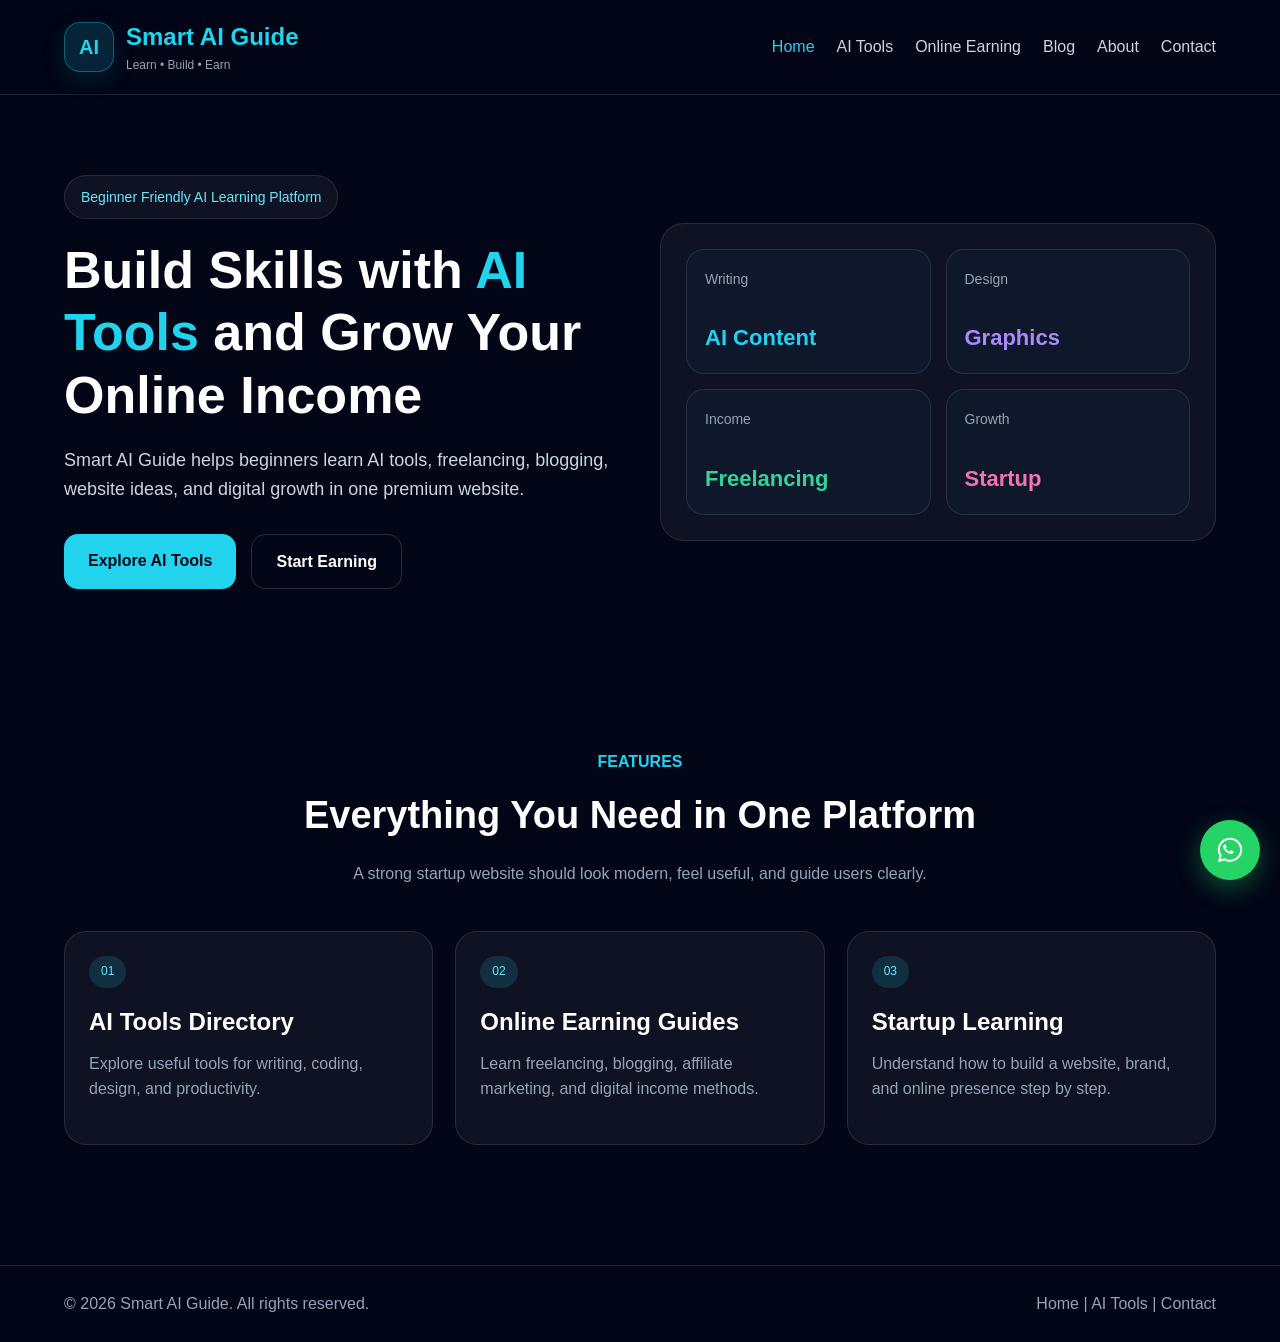
<file: index.html>
<!DOCTYPE html>
<html lang="en">
<head>
  <meta charset="UTF-8" />
  <meta name="viewport" content="width=device-width, initial-scale=1.0" />
  <title>Smart AI Guide - Home</title>
  <link rel="stylesheet" href="style.css" />
  
  <!-- Google tag (gtag.js) -->
<script async src="https://www.googletagmanager.com/gtag/js?id=G-851GQDL2YZ"></script>
<script>
  window.dataLayer = window.dataLayer || [];
  function gtag(){dataLayer.push(arguments);}
  gtag('js', new Date());

  gtag('config', 'G-851GQDL2YZ');
</script>
</head>
<body>

  <header>
  <div class="container navbar">
    <div class="logo">
  <div class="logo-badge">AI</div>
  <div class="logo-text">
    <h1>Smart AI Guide</h1>
    <p>Learn • Build • Earn</p>
  </div>
</div>
      <nav class="nav-links">
        <a href="index.html" class="active">Home</a>
        <a href="ai-tools.html">AI Tools</a>
        <a href="online-earning.html">Online Earning</a>
        <a href="blog.html">Blog</a>
        <a href="about.html">About</a>
        <a href="contact.html">Contact</a>
      </nav>
    </div>
  </header>

  <section class="hero">
    <div class="container hero-grid">
      <div>
        <div class="badge">Beginner Friendly AI Learning Platform</div>
        <h2>Build Skills with <span>AI Tools</span> and Grow Your Online Income</h2>
        <p>
          Smart AI Guide helps beginners learn AI tools, freelancing, blogging,
          website ideas, and digital growth in one premium website.
        </p>

        <div class="btn-group">
          <a href="ai-tools.html" class="btn btn-primary">Explore AI Tools</a>
          <a href="online-earning.html" class="btn btn-secondary">Start Earning</a>
        </div>
      </div>

      <div class="hero-card">
        <div class="hero-card-grid">
          <div class="mini-card">
            <p>Writing</p>
            <h3 style="color:#22d3ee;">AI Content</h3>
          </div>
          <div class="mini-card">
            <p>Design</p>
            <h3 style="color:#a78bfa;">Graphics</h3>
          </div>
          <div class="mini-card">
            <p>Income</p>
            <h3 style="color:#34d399;">Freelancing</h3>
          </div>
          <div class="mini-card">
            <p>Growth</p>
            <h3 style="color:#f472b6;">Startup</h3>
          </div>
        </div>
      </div>
    </div>
  </section>

  <section class="section">
    <div class="container">
      <div class="section-title">
        <p>FEATURES</p>
        <h2>Everything You Need in One Platform</h2>
        <div class="sub">
          A strong startup website should look modern, feel useful, and guide users clearly.
        </div>
      </div>

      <div class="cards">
        <div class="card">
          <div class="tag">01</div>
          <h3>AI Tools Directory</h3>
          <p>Explore useful tools for writing, coding, design, and productivity.</p>
        </div>

        <div class="card">
          <div class="tag">02</div>
          <h3>Online Earning Guides</h3>
          <p>Learn freelancing, blogging, affiliate marketing, and digital income methods.</p>
        </div>

        <div class="card">
          <div class="tag">03</div>
          <h3>Startup Learning</h3>
          <p>Understand how to build a website, brand, and online presence step by step.</p>
        </div>
      </div>
    </div>
  </section>

  <footer>
    <div class="container footer-content">
      <p>© 2026 Smart AI Guide. All rights reserved.</p>
      <div>
        <a href="index.html">Home</a> |
        <a href="ai-tools.html">AI Tools</a> |
        <a href="contact.html">Contact</a>
      </div>
    </div>
  </footer>
  <a
  href="https://wa.me/919274356304?text=Hello%20Smart%20AI%20Guide"
  class="whatsapp-float"
  target="_blank"
>
  <svg viewBox="0 0 32 32">
    <path d="M19.11 17.27c-.27-.14-1.6-.79-1.85-.88-.25-.09-.43-.14-.61.14-.18.27-.7.88-.86 1.06-.16.18-.31.2-.58.07-.27-.14-1.13-.42-2.15-1.33-.8-.71-1.34-1.59-1.5-1.86-.16-.27-.02-.41.12-.54.12-.12.27-.31.41-.47.14-.16.18-.27.27-.45.09-.18.05-.34-.02-.47-.07-.14-.61-1.47-.84-2.01-.22-.53-.45-.46-.61-.46h-.52c-.18 0-.47.07-.72.34s-.95.93-.95 2.26.97 2.62 1.11 2.8c.14.18 1.9 2.9 4.61 4.06.65.28 1.16.45 1.56.58.66.21 1.26.18 1.74.11.53-.08 1.6-.65 1.83-1.28.23-.63.23-1.17.16-1.28-.07-.11-.25-.18-.52-.32zM16.03 3C8.84 3 3 8.74 3 15.82c0 2.27.61 4.49 1.77 6.44L3 29l6.96-1.81a13.1 13.1 0 0 0 6.07 1.49c7.19 0 13.03-5.74 13.03-12.82C29.06 8.74 23.22 3 16.03 3zm0 23.53c-1.93 0-3.82-.52-5.47-1.5l-.39-.23-4.13 1.07 1.1-4.02-.25-.41a10.66 10.66 0 0 1-1.64-5.63c0-5.89 4.86-10.68 10.78-10.68 5.95 0 10.79 4.79 10.79 10.68 0 5.89-4.84 10.72-10.79 10.72z"/>
  </svg>
</a>

</body>
</html>
</file>
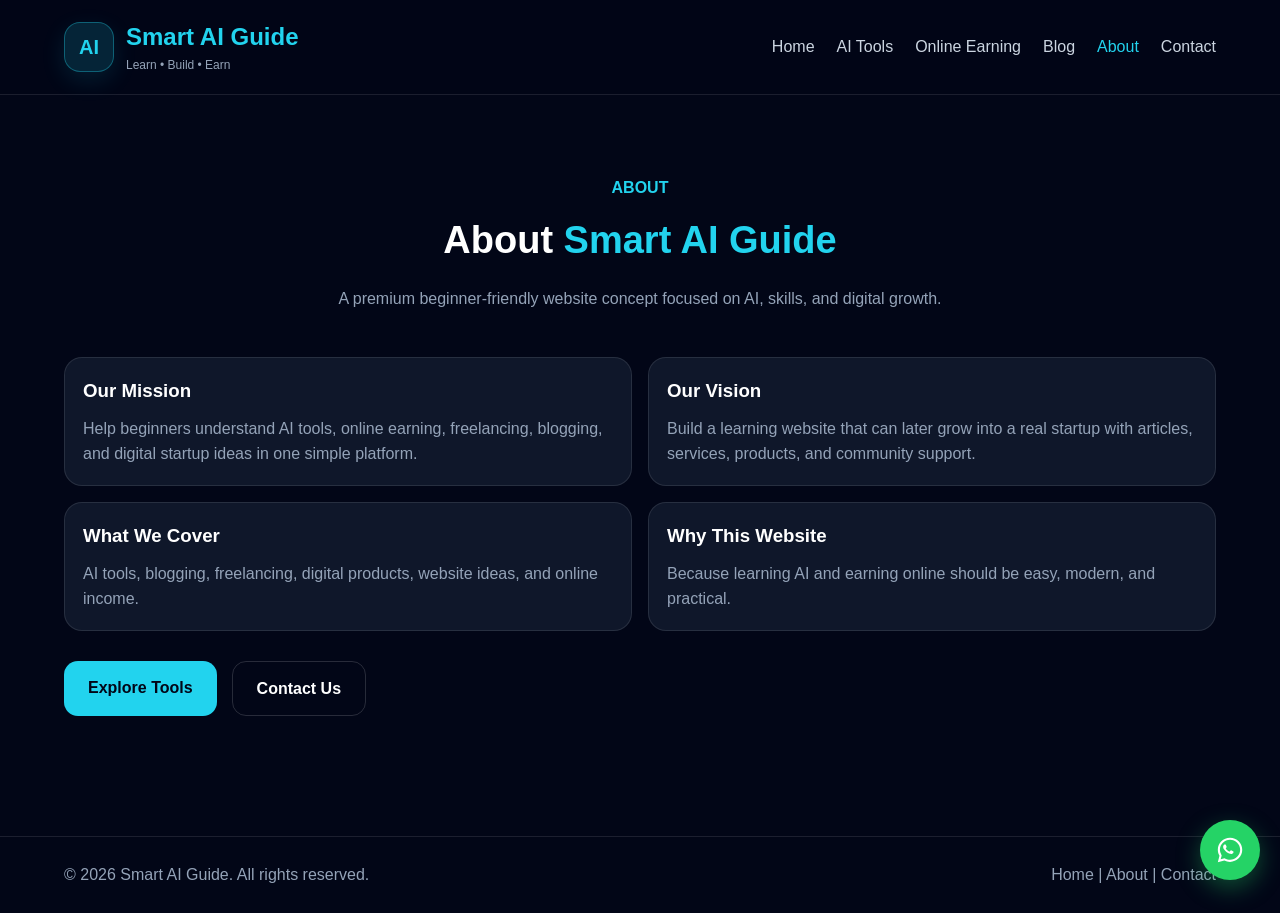
<file: about.html>
<!DOCTYPE html>
<html lang="en">
<head>
  <meta charset="UTF-8" />
  <meta name="viewport" content="width=device-width, initial-scale=1.0" />
  <title>Smart AI Guide - About</title>
  <link rel="stylesheet" href="style.css" />
  <link rel="icon" type="image/png" href="favicon.png" />
  <script async src="https://www.googletagmanager.com/gtag/js?id=G-851GQDL2YZ"></script>
<script>
  window.dataLayer = window.dataLayer || [];
  function gtag(){dataLayer.push(arguments);}
  gtag('js', new Date());

  gtag('config', 'G-851GQDL2YZ');
</script>
</head>
<body>

  <header>
  <div class="container navbar">
    <div class="logo">
  <div class="logo-badge">AI</div>
  <div class="logo-text">
    <h1>Smart AI Guide</h1>
    <p>Learn • Build • Earn</p>
  </div>
</div>

      <nav class="nav-links">
        <a href="index.html">Home</a>
        <a href="ai-tools.html">AI Tools</a>
        <a href="online-earning.html">Online Earning</a>
        <a href="blog.html">Blog</a>
        <a href="about.html" class="active">About</a>
        <a href="contact.html">Contact</a>
      </nav>
    </div>
  </header>

  <section class="section">
    <div class="container">
      <div class="section-title">
        <p>ABOUT</p>
        <h2>About <span>Smart AI Guide</span></h2>
        <div class="sub">
          A premium beginner-friendly website concept focused on AI, skills, and digital growth.
        </div>
      </div>

      <div class="simple-list">
        <div class="list-box">
          <h3 style="margin-bottom:10px;">Our Mission</h3>
          <p style="color:#94a3b8;">
            Help beginners understand AI tools, online earning, freelancing, blogging,
            and digital startup ideas in one simple platform.
          </p>
        </div>

        <div class="list-box">
          <h3 style="margin-bottom:10px;">Our Vision</h3>
          <p style="color:#94a3b8;">
            Build a learning website that can later grow into a real startup with articles,
            services, products, and community support.
          </p>
        </div>

        <div class="list-box">
          <h3 style="margin-bottom:10px;">What We Cover</h3>
          <p style="color:#94a3b8;">
            AI tools, blogging, freelancing, digital products, website ideas, and online income.
          </p>
        </div>

        <div class="list-box">
          <h3 style="margin-bottom:10px;">Why This Website</h3>
          <p style="color:#94a3b8;">
            Because learning AI and earning online should be easy, modern, and practical.
          </p>
        </div>
      </div>

      <div style="margin-top:30px;" class="btn-group">
        <a href="ai-tools.html" class="btn btn-primary">Explore Tools</a>
        <a href="contact.html" class="btn btn-secondary">Contact Us</a>
      </div>
    </div>
  </section>

  <footer>
    <div class="container footer-content">
      <p>© 2026 Smart AI Guide. All rights reserved.</p>
      <div>
        <a href="index.html">Home</a> |
        <a href="about.html">About</a> |
        <a href="contact.html">Contact</a>
      </div>
    </div>
  </footer>
   <a
  href="https://wa.me/919274356304?text=Hello%20Smart%20AI%20Guide"
  class="whatsapp-float"
  target="_blank"
>
  <svg viewBox="0 0 32 32">
    <path d="M19.11 17.27c-.27-.14-1.6-.79-1.85-.88-.25-.09-.43-.14-.61.14-.18.27-.7.88-.86 1.06-.16.18-.31.2-.58.07-.27-.14-1.13-.42-2.15-1.33-.8-.71-1.34-1.59-1.5-1.86-.16-.27-.02-.41.12-.54.12-.12.27-.31.41-.47.14-.16.18-.27.27-.45.09-.18.05-.34-.02-.47-.07-.14-.61-1.47-.84-2.01-.22-.53-.45-.46-.61-.46h-.52c-.18 0-.47.07-.72.34s-.95.93-.95 2.26.97 2.62 1.11 2.8c.14.18 1.9 2.9 4.61 4.06.65.28 1.16.45 1.56.58.66.21 1.26.18 1.74.11.53-.08 1.6-.65 1.83-1.28.23-.63.23-1.17.16-1.28-.07-.11-.25-.18-.52-.32zM16.03 3C8.84 3 3 8.74 3 15.82c0 2.27.61 4.49 1.77 6.44L3 29l6.96-1.81a13.1 13.1 0 0 0 6.07 1.49c7.19 0 13.03-5.74 13.03-12.82C29.06 8.74 23.22 3 16.03 3zm0 23.53c-1.93 0-3.82-.52-5.47-1.5l-.39-.23-4.13 1.07 1.1-4.02-.25-.41a10.66 10.66 0 0 1-1.64-5.63c0-5.89 4.86-10.68 10.78-10.68 5.95 0 10.79 4.79 10.79 10.68 0 5.89-4.84 10.72-10.79 10.72z"/>
  </svg>
</a>

</body>
</html>
</file>
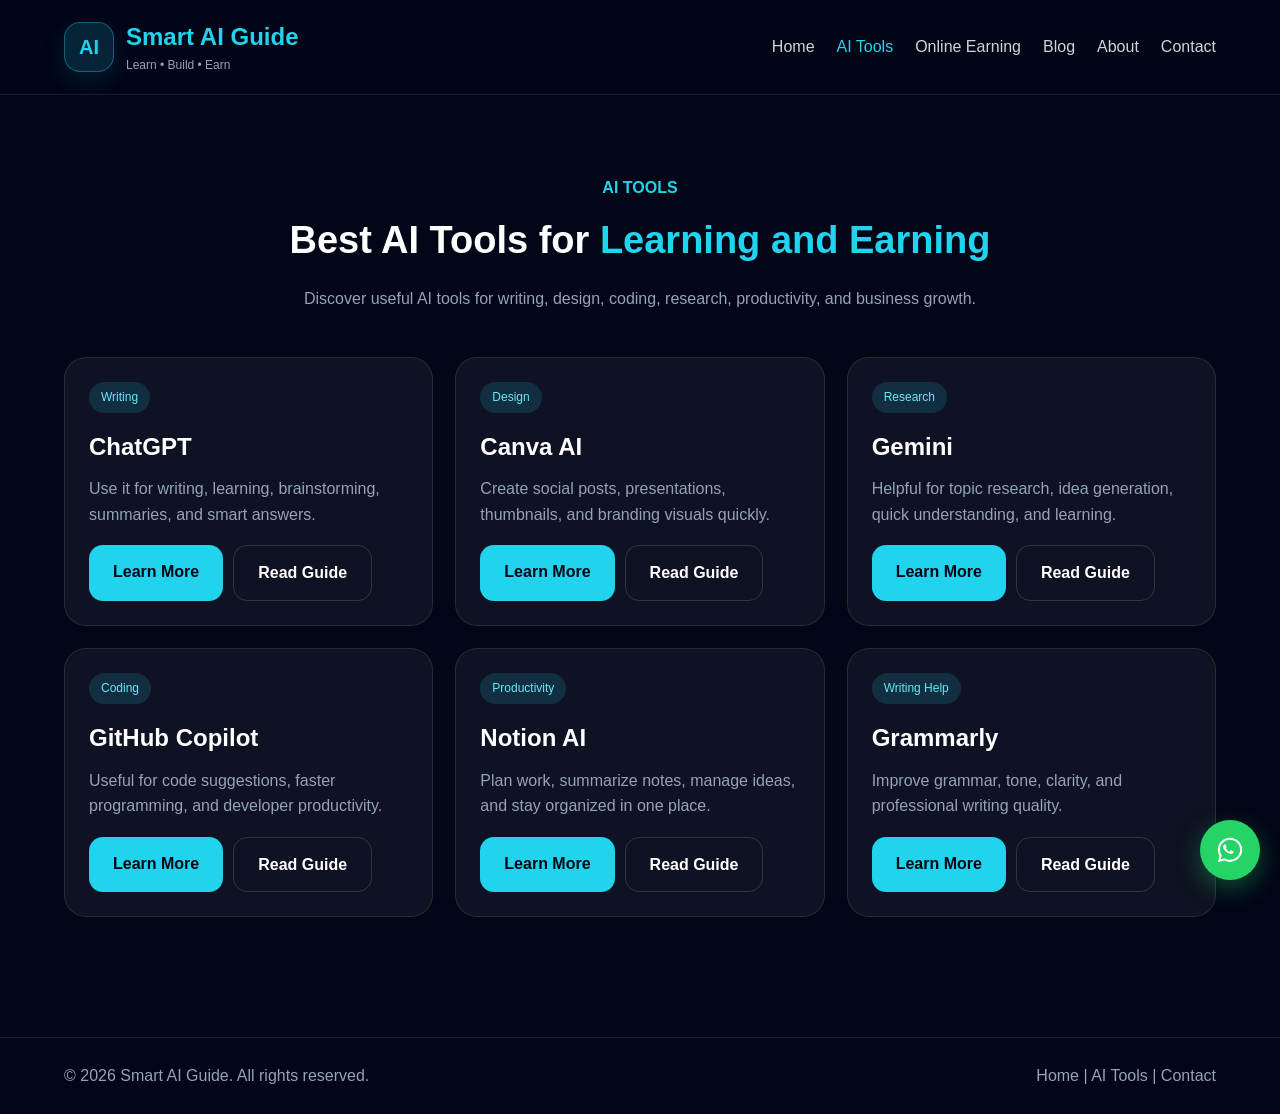
<file: ai-tools.html>
<!DOCTYPE html>
<html lang="en">
<head>
  <meta charset="UTF-8" />
  <meta name="viewport" content="width=device-width, initial-scale=1.0" />
  <title>Smart AI Guide - AI Tools</title>
  <link rel="stylesheet" href="style.css" />
  <link rel="icon" type="image/png" href="favicon.png" />
  <script async src="https://www.googletagmanager.com/gtag/js?id=G-851GQDL2YZ"></script>
<script>
  window.dataLayer = window.dataLayer || [];
  function gtag(){dataLayer.push(arguments);}
  gtag('js', new Date());

  gtag('config', 'G-851GQDL2YZ');
</script>
</head>
<body>

  <header>
  <div class="container navbar">
    <div class="logo">
  <div class="logo-badge">AI</div>
  <div class="logo-text">
    <h1>Smart AI Guide</h1>
    <p>Learn • Build • Earn</p>
  </div>
</div>
      <nav class="nav-links">
        <a href="index.html">Home</a>
        <a href="ai-tools.html" class="active">AI Tools</a>
        <a href="online-earning.html">Online Earning</a>
        <a href="blog.html">Blog</a>
        <a href="about.html">About</a>
        <a href="contact.html">Contact</a>
      </nav>
    </div>
  </header>

  <section class="section">
    <div class="container">
      <div class="section-title">
        <p>AI TOOLS</p>
        <h2>Best AI Tools for <span>Learning and Earning</span></h2>
        <div class="sub">
          Discover useful AI tools for writing, design, coding, research, productivity, and business growth.
        </div>
      </div>

      <div class="cards">

        <div class="card">
          <div class="tag">Writing</div>
          <h3>ChatGPT</h3>
          <p>Use it for writing, learning, brainstorming, summaries, and smart answers.</p>
          <div class="card-btns">
            <a href="tool-details.html?tool=chatgpt" class="btn btn-primary">Learn More</a>
            <a href="guide-details.html?guide=chatgpt" class="btn btn-secondary">Read Guide</a>
          </div>
        </div>

        <div class="card">
          <div class="tag">Design</div>
          <h3>Canva AI</h3>
          <p>Create social posts, presentations, thumbnails, and branding visuals quickly.</p>
          <div class="card-btns">
            <a href="tool-details.html?tool=canva" class="btn btn-primary">Learn More</a>
            <a href="guide-details.html?guide=canva" class="btn btn-secondary">Read Guide</a>
          </div>
        </div>

        <div class="card">
          <div class="tag">Research</div>
          <h3>Gemini</h3>
          <p>Helpful for topic research, idea generation, quick understanding, and learning.</p>
          <div class="card-btns">
            <a href="tool-details.html?tool=gemini" class="btn btn-primary">Learn More</a>
            <a href="guide-details.html?guide=gemini" class="btn btn-secondary">Read Guide</a>
          </div>
        </div>

        <div class="card">
          <div class="tag">Coding</div>
          <h3>GitHub Copilot</h3>
          <p>Useful for code suggestions, faster programming, and developer productivity.</p>
          <div class="card-btns">
            <a href="tool-details.html?tool=copilot" class="btn btn-primary">Learn More</a>
            <a href="guide-details.html?guide=copilot" class="btn btn-secondary">Read Guide</a>
          </div>
        </div>

        <div class="card">
          <div class="tag">Productivity</div>
          <h3>Notion AI</h3>
          <p>Plan work, summarize notes, manage ideas, and stay organized in one place.</p>
          <div class="card-btns">
            <a href="tool-details.html?tool=notion" class="btn btn-primary">Learn More</a>
            <a href="guide-details.html?guide=notion" class="btn btn-secondary">Read Guide</a>
          </div>
        </div>

        <div class="card">
          <div class="tag">Writing Help</div>
          <h3>Grammarly</h3>
          <p>Improve grammar, tone, clarity, and professional writing quality.</p>
          <div class="card-btns">
            <a href="tool-details.html?tool=grammarly" class="btn btn-primary">Learn More</a>
            <a href="guide-details.html?guide=grammarly" class="btn btn-secondary">Read Guide</a>
          </div>
        </div>

      </div>
    </div>
  </section>

  <footer>
    <div class="container footer-content">
      <p>© 2026 Smart AI Guide. All rights reserved.</p>
      <div>
        <a href="index.html">Home</a> |
        <a href="ai-tools.html">AI Tools</a> |
        <a href="contact.html">Contact</a>
      </div>
    </div>
  </footer>
   <a
  href="https://wa.me/919274356304?text=Hello%20Smart%20AI%20Guide"
  class="whatsapp-float"
  target="_blank"
>
  <svg viewBox="0 0 32 32">
    <path d="M19.11 17.27c-.27-.14-1.6-.79-1.85-.88-.25-.09-.43-.14-.61.14-.18.27-.7.88-.86 1.06-.16.18-.31.2-.58.07-.27-.14-1.13-.42-2.15-1.33-.8-.71-1.34-1.59-1.5-1.86-.16-.27-.02-.41.12-.54.12-.12.27-.31.41-.47.14-.16.18-.27.27-.45.09-.18.05-.34-.02-.47-.07-.14-.61-1.47-.84-2.01-.22-.53-.45-.46-.61-.46h-.52c-.18 0-.47.07-.72.34s-.95.93-.95 2.26.97 2.62 1.11 2.8c.14.18 1.9 2.9 4.61 4.06.65.28 1.16.45 1.56.58.66.21 1.26.18 1.74.11.53-.08 1.6-.65 1.83-1.28.23-.63.23-1.17.16-1.28-.07-.11-.25-.18-.52-.32zM16.03 3C8.84 3 3 8.74 3 15.82c0 2.27.61 4.49 1.77 6.44L3 29l6.96-1.81a13.1 13.1 0 0 0 6.07 1.49c7.19 0 13.03-5.74 13.03-12.82C29.06 8.74 23.22 3 16.03 3zm0 23.53c-1.93 0-3.82-.52-5.47-1.5l-.39-.23-4.13 1.07 1.1-4.02-.25-.41a10.66 10.66 0 0 1-1.64-5.63c0-5.89 4.86-10.68 10.78-10.68 5.95 0 10.79 4.79 10.79 10.68 0 5.89-4.84 10.72-10.79 10.72z"/>
  </svg>
</a>

</body>
</html>
</file>
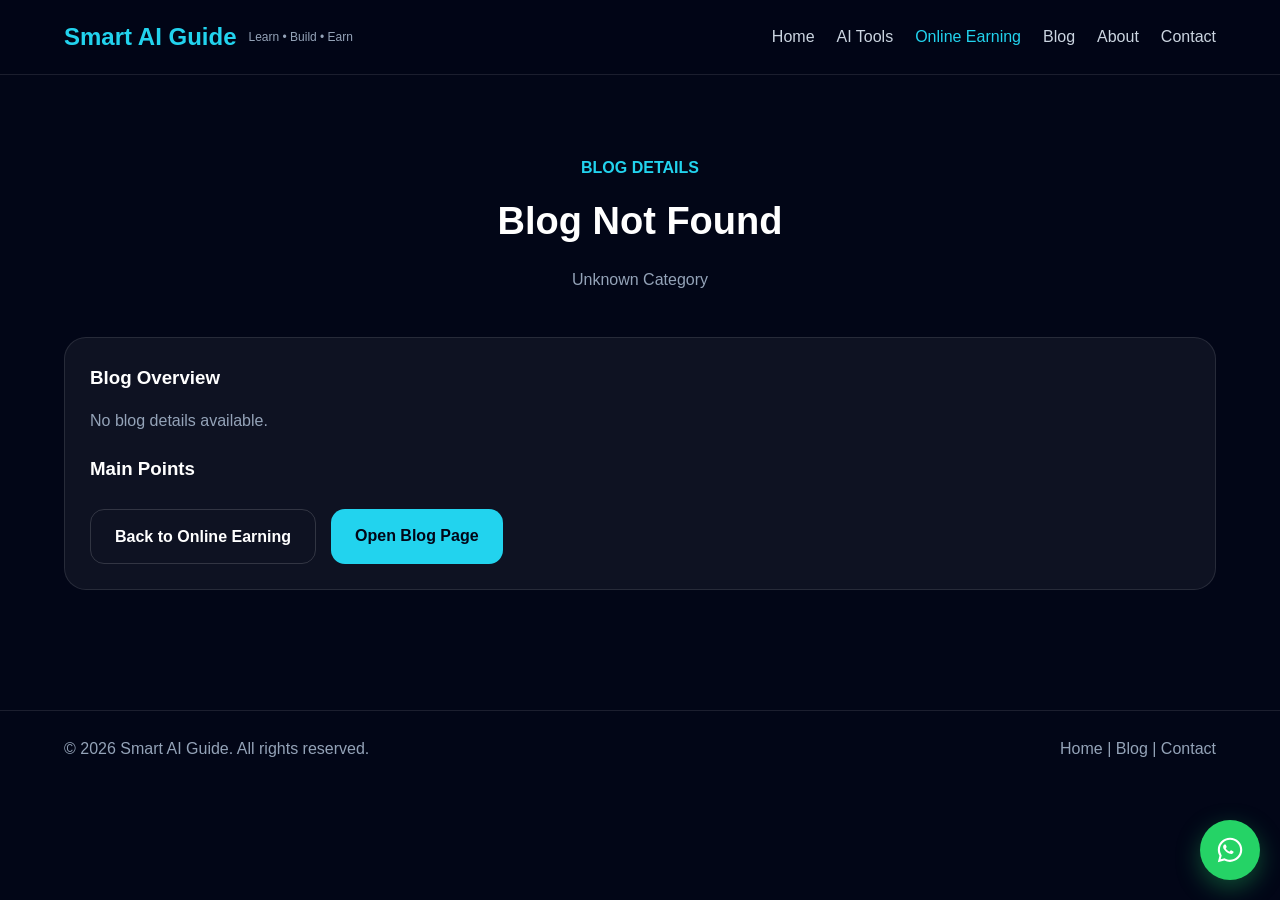
<file: blog-details.html>
<!DOCTYPE html>
<html lang="en">
<head>
  <meta charset="UTF-8" />
  <meta name="viewport" content="width=device-width, initial-scale=1.0" />
  <title>Blog Details - Smart AI Guide</title>
  <link rel="stylesheet" href="style.css" />
  <link rel="icon" type="image/svg+xml" href="favicon.svg" />
  <script async src="https://www.googletagmanager.com/gtag/js?id=G-851GQDL2YZ"></script>
<script>
  window.dataLayer = window.dataLayer || [];
  function gtag(){dataLayer.push(arguments);}
  gtag('js', new Date());

  gtag('config', 'G-851GQDL2YZ');
</script>
</head>
<body>

  <header>
    <div class="container navbar">
      <div class="logo">
        <h1>Smart AI Guide</h1>
        <p>Learn • Build • Earn</p>
      </div>

      <nav class="nav-links">
        <a href="index.html">Home</a>
        <a href="ai-tools.html">AI Tools</a>
        <a href="online-earning.html" class="active">Online Earning</a>
        <a href="blog.html">Blog</a>
        <a href="about.html">About</a>
        <a href="contact.html">Contact</a>
      </nav>
    </div>
  </header>

  <section class="section">
    <div class="container">
      <div class="section-title">
        <p>BLOG DETAILS</p>
        <h2 id="blogTitle">Blog Title</h2>
        <div class="sub" id="blogCategory">Blog Category</div>
      </div>

      <div class="contact-box">
        <h3 style="margin-bottom:15px;">Blog Overview</h3>
        <p id="blogDescription" style="color:#94a3b8; margin-bottom:20px;">
          Blog description will appear here.
        </p>

        <h3 style="margin-bottom:15px;">Main Points</h3>
        <ul id="blogPoints" style="color:#94a3b8; margin-left:20px; margin-bottom:25px;"></ul>

        <div class="btn-group">
          <a href="online-earning.html" class="btn btn-secondary">Back to Online Earning</a>
          <a href="blog.html" class="btn btn-primary">Open Blog Page</a>
        </div>
      </div>
    </div>
  </section>

  <footer>
    <div class="container footer-content">
      <p>© 2026 Smart AI Guide. All rights reserved.</p>
      <div>
        <a href="index.html">Home</a> |
        <a href="blog.html">Blog</a> |
        <a href="contact.html">Contact</a>
      </div>
    </div>
  </footer>

  <script>
    const blogData = {
      blogging: {
        title: "Blogging Income Guide",
        category: "Content Based Income",
        description: "Blogging is a strong online earning method where you create useful articles and earn through ads, affiliate links, and sponsorships.",
        points: [
          "Choose one niche",
          "Create useful content",
          "Post regularly",
          "Bring traffic from search or social media",
          "Monetize with ads and affiliate links"
        ]
      },
      "content-creation": {
        title: "Content Creation Guide",
        category: "Audience Based Income",
        description: "Content creation means building an audience on platforms like Instagram, YouTube, or blogs and turning that audience into income.",
        points: [
          "Choose a platform",
          "Create content consistently",
          "Build trust with audience",
          "Use brand deals or affiliate links",
          "Sell products or services later"
        ]
      }
    };

    const params = new URLSearchParams(window.location.search);
    const postKey = params.get("post");

    const blogTitle = document.getElementById("blogTitle");
    const blogCategory = document.getElementById("blogCategory");
    const blogDescription = document.getElementById("blogDescription");
    const blogPoints = document.getElementById("blogPoints");

    if (postKey && blogData[postKey]) {
      const post = blogData[postKey];

      blogTitle.textContent = post.title;
      blogCategory.textContent = post.category;
      blogDescription.textContent = post.description;

      post.points.forEach(point => {
        const li = document.createElement("li");
        li.textContent = point;
        li.style.marginBottom = "8px";
        blogPoints.appendChild(li);
      });
    } else {
      blogTitle.textContent = "Blog Not Found";
      blogCategory.textContent = "Unknown Category";
      blogDescription.textContent = "No blog details available.";
    }
  </script>
   <a
  href="https://wa.me/919274356304?text=Hello%20Smart%20AI%20Guide"
  class="whatsapp-float"
  target="_blank"
>
  <svg viewBox="0 0 32 32">
    <path d="M19.11 17.27c-.27-.14-1.6-.79-1.85-.88-.25-.09-.43-.14-.61.14-.18.27-.7.88-.86 1.06-.16.18-.31.2-.58.07-.27-.14-1.13-.42-2.15-1.33-.8-.71-1.34-1.59-1.5-1.86-.16-.27-.02-.41.12-.54.12-.12.27-.31.41-.47.14-.16.18-.27.27-.45.09-.18.05-.34-.02-.47-.07-.14-.61-1.47-.84-2.01-.22-.53-.45-.46-.61-.46h-.52c-.18 0-.47.07-.72.34s-.95.93-.95 2.26.97 2.62 1.11 2.8c.14.18 1.9 2.9 4.61 4.06.65.28 1.16.45 1.56.58.66.21 1.26.18 1.74.11.53-.08 1.6-.65 1.83-1.28.23-.63.23-1.17.16-1.28-.07-.11-.25-.18-.52-.32zM16.03 3C8.84 3 3 8.74 3 15.82c0 2.27.61 4.49 1.77 6.44L3 29l6.96-1.81a13.1 13.1 0 0 0 6.07 1.49c7.19 0 13.03-5.74 13.03-12.82C29.06 8.74 23.22 3 16.03 3zm0 23.53c-1.93 0-3.82-.52-5.47-1.5l-.39-.23-4.13 1.07 1.1-4.02-.25-.41a10.66 10.66 0 0 1-1.64-5.63c0-5.89 4.86-10.68 10.78-10.68 5.95 0 10.79 4.79 10.79 10.68 0 5.89-4.84 10.72-10.79 10.72z"/>
  </svg>
</a>

</body>
</html>
</file>
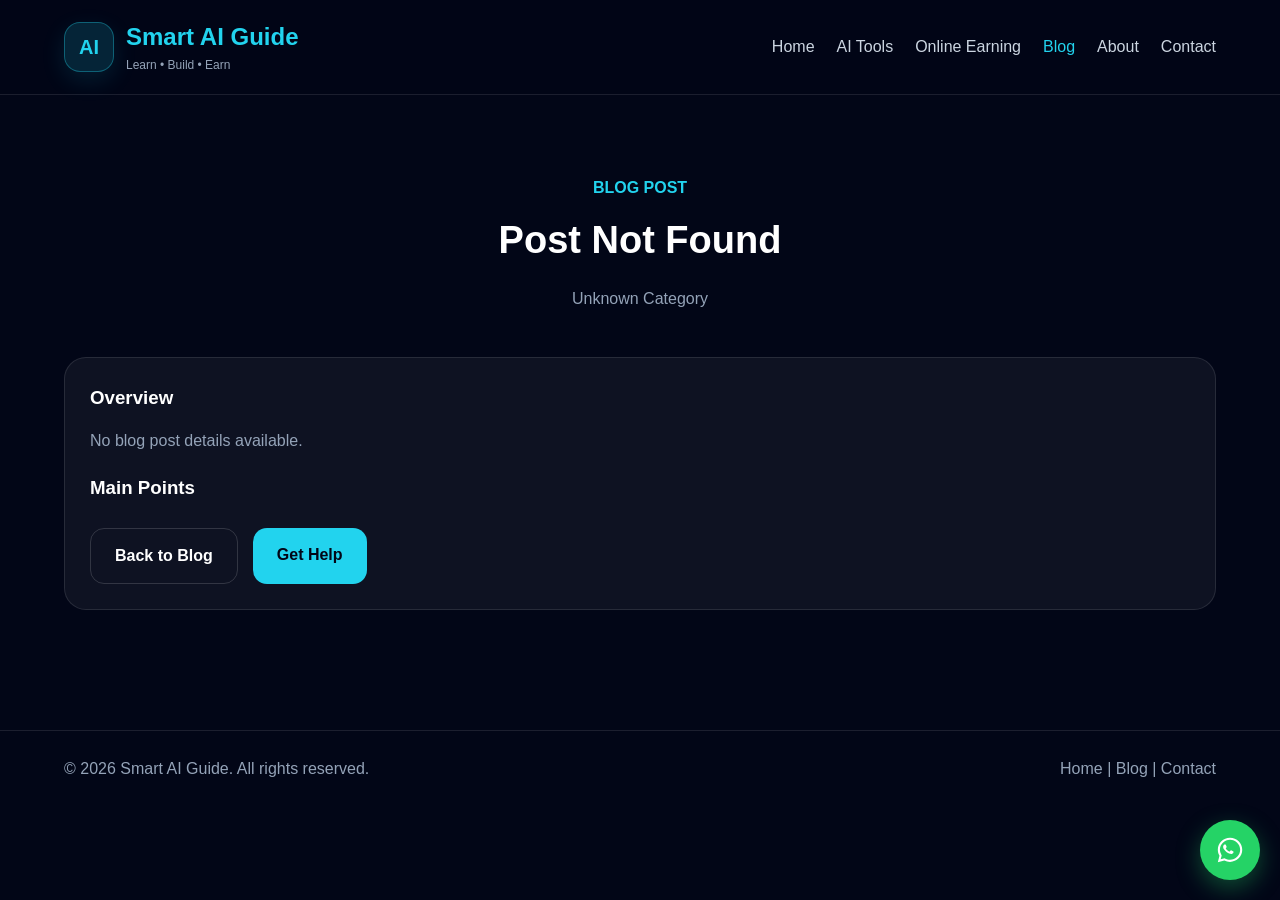
<file: blog-post-details.html>
<!DOCTYPE html>
<html lang="en">
<head>
  <meta charset="UTF-8" />
  <meta name="viewport" content="width=device-width, initial-scale=1.0" />
  <title>Blog Post Details - Smart AI Guide</title>
  <link rel="stylesheet" href="style.css" />
  <link rel="icon" type="image/svg+xml" href="favicon.svg" />
  <script async src="https://www.googletagmanager.com/gtag/js?id=G-851GQDL2YZ"></script>
<script>
  window.dataLayer = window.dataLayer || [];
  function gtag(){dataLayer.push(arguments);}
  gtag('js', new Date());

  gtag('config', 'G-851GQDL2YZ');
</script>
</head>
<body>

  <header>
    <div class="container navbar">
      <div class="logo">
  <div class="logo-badge">AI</div>
  <div class="logo-text">
    <h1>Smart AI Guide</h1>
    <p>Learn • Build • Earn</p>
  </div>
</div>

      <nav class="nav-links">
        <a href="index.html">Home</a>
        <a href="ai-tools.html">AI Tools</a>
        <a href="online-earning.html">Online Earning</a>
        <a href="blog.html" class="active">Blog</a>
        <a href="about.html">About</a>
        <a href="contact.html">Contact</a>
      </nav>
    </div>
  </header>

  <section class="section">
    <div class="container">
      <div class="section-title">
        <p>BLOG POST</p>
        <h2 id="postTitle">Blog Post Title</h2>
        <div class="sub" id="postCategory">Category</div>
      </div>

      <div class="contact-box">
        <h3 style="margin-bottom:15px;">Overview</h3>
        <p id="postDescription" style="color:#94a3b8; margin-bottom:20px;">
          Blog post content will appear here.
        </p>

        <h3 style="margin-bottom:15px;">Main Points</h3>
        <ul id="postPoints" style="color:#94a3b8; margin-left:20px; margin-bottom:25px;"></ul>

        <div class="btn-group">
          <a href="blog.html" class="btn btn-secondary">Back to Blog</a>
          <a href="contact.html" class="btn btn-primary">Get Help</a>
        </div>
      </div>
    </div>
  </section>

  <footer>
    <div class="container footer-content">
      <p>© 2026 Smart AI Guide. All rights reserved.</p>
      <div>
        <a href="index.html">Home</a> |
        <a href="blog.html">Blog</a> |
        <a href="contact.html">Contact</a>
      </div>
    </div>
  </footer>

  <script>
    const postData = {
      "free-ai-tools": {
        title: "Top Free AI Tools for Beginners",
        category: "AI Tools",
        description: "This guide helps beginners start with useful AI tools for writing, design, research, and productivity.",
        points: [
          "Start with simple tools first",
          "Use AI for writing and summaries",
          "Explore design tools like Canva AI",
          "Try productivity tools for planning",
          "Use tools regularly to improve speed"
        ]
      },
      "start-earning-online": {
        title: "How to Start Earning Online",
        category: "Online Earning",
        description: "A beginner-friendly guide to building digital skills and starting small online income streams.",
        points: [
          "Choose one earning method",
          "Practice one valuable skill",
          "Create sample work",
          "Start posting or applying online",
          "Improve week by week"
        ]
      },
      "freelancing-skills": {
        title: "Best Skills for Freelancing",
        category: "Freelancing",
        description: "These skills can help beginners start freelance work and attract clients online.",
        points: [
          "Content writing",
          "Graphic design",
          "Video editing",
          "Website building",
          "AI content support"
        ]
      },
      "website-money-ideas": {
        title: "Website Ideas That Can Make Money",
        category: "Startup",
        description: "Learn which website ideas can later become income sources through content, services, and products.",
        points: [
          "AI tools website",
          "Online earning guides",
          "Study resources platform",
          "Freelancing portfolio site",
          "Digital product store"
        ]
      },
      "student-ai-workflow": {
        title: "Best AI Workflow for Students",
        category: "Students",
        description: "Students can use AI to study better, summarize notes, and save time.",
        points: [
          "Use AI for note summaries",
          "Ask for topic explanations",
          "Generate assignment ideas",
          "Create study plans",
          "Review concepts faster"
        ]
      },
      "personal-brand": {
        title: "How to Build a Personal Brand",
        category: "Growth",
        description: "A personal brand grows when you share useful content consistently and build trust online.",
        points: [
          "Choose one niche",
          "Post useful content regularly",
          "Stay consistent",
          "Help your audience",
          "Improve your online identity"
        ]
      }
    };

    const params = new URLSearchParams(window.location.search);
    const postKey = params.get("post");

    const postTitle = document.getElementById("postTitle");
    const postCategory = document.getElementById("postCategory");
    const postDescription = document.getElementById("postDescription");
    const postPoints = document.getElementById("postPoints");

    if (postKey && postData[postKey]) {
      const post = postData[postKey];

      postTitle.textContent = post.title;
      postCategory.textContent = post.category;
      postDescription.textContent = post.description;

      post.points.forEach(point => {
        const li = document.createElement("li");
        li.textContent = point;
        li.style.marginBottom = "8px";
        postPoints.appendChild(li);
      });
    } else {
      postTitle.textContent = "Post Not Found";
      postCategory.textContent = "Unknown Category";
      postDescription.textContent = "No blog post details available.";
    }
  </script>
   <a
  href="https://wa.me/919274356304?text=Hello%20Smart%20AI%20Guide"
  class="whatsapp-float"
  target="_blank"
>
  <svg viewBox="0 0 32 32">
    <path d="M19.11 17.27c-.27-.14-1.6-.79-1.85-.88-.25-.09-.43-.14-.61.14-.18.27-.7.88-.86 1.06-.16.18-.31.2-.58.07-.27-.14-1.13-.42-2.15-1.33-.8-.71-1.34-1.59-1.5-1.86-.16-.27-.02-.41.12-.54.12-.12.27-.31.41-.47.14-.16.18-.27.27-.45.09-.18.05-.34-.02-.47-.07-.14-.61-1.47-.84-2.01-.22-.53-.45-.46-.61-.46h-.52c-.18 0-.47.07-.72.34s-.95.93-.95 2.26.97 2.62 1.11 2.8c.14.18 1.9 2.9 4.61 4.06.65.28 1.16.45 1.56.58.66.21 1.26.18 1.74.11.53-.08 1.6-.65 1.83-1.28.23-.63.23-1.17.16-1.28-.07-.11-.25-.18-.52-.32zM16.03 3C8.84 3 3 8.74 3 15.82c0 2.27.61 4.49 1.77 6.44L3 29l6.96-1.81a13.1 13.1 0 0 0 6.07 1.49c7.19 0 13.03-5.74 13.03-12.82C29.06 8.74 23.22 3 16.03 3zm0 23.53c-1.93 0-3.82-.52-5.47-1.5l-.39-.23-4.13 1.07 1.1-4.02-.25-.41a10.66 10.66 0 0 1-1.64-5.63c0-5.89 4.86-10.68 10.78-10.68 5.95 0 10.79 4.79 10.79 10.68 0 5.89-4.84 10.72-10.79 10.72z"/>
  </svg>
</a>

</body>
</html>
</file>
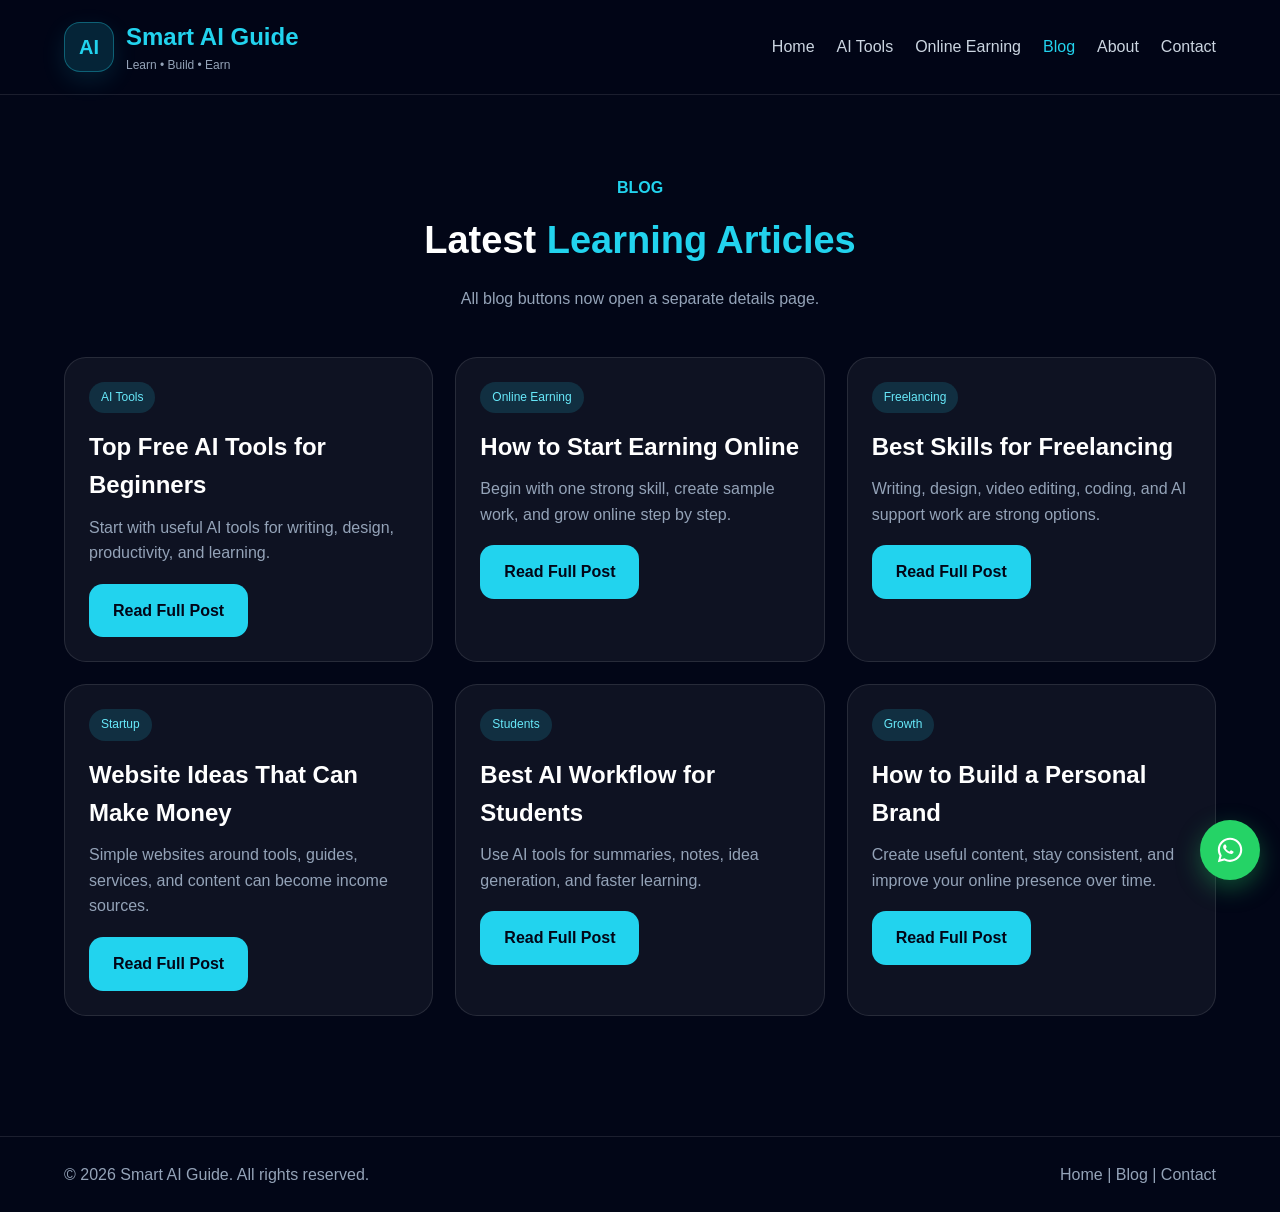
<file: blog.html>
<!DOCTYPE html>
<html lang="en">
<head>
  <meta charset="UTF-8" />
  <meta name="viewport" content="width=device-width, initial-scale=1.0" />
  <title>Smart AI Guide - Blog</title>
  <link rel="stylesheet" href="style.css" />
  <link rel="icon" type="image/png" href="favicon.png" />
  <script async src="https://www.googletagmanager.com/gtag/js?id=G-851GQDL2YZ"></script>
<script>
  window.dataLayer = window.dataLayer || [];
  function gtag(){dataLayer.push(arguments);}
  gtag('js', new Date());

  gtag('config', 'G-851GQDL2YZ');
</script>
</head>
<body>

  <header>
  <div class="container navbar">
    <div class="logo">
  <div class="logo-badge">AI</div>
  <div class="logo-text">
    <h1>Smart AI Guide</h1>
    <p>Learn • Build • Earn</p>
  </div>
</div>

      <nav class="nav-links">
        <a href="index.html">Home</a>
        <a href="ai-tools.html">AI Tools</a>
        <a href="online-earning.html">Online Earning</a>
        <a href="blog.html" class="active">Blog</a>
        <a href="about.html">About</a>
        <a href="contact.html">Contact</a>
      </nav>
    </div>
  </header>

  <section class="section">
    <div class="container">
      <div class="section-title">
        <p>BLOG</p>
        <h2>Latest <span>Learning Articles</span></h2>
        <div class="sub">
          All blog buttons now open a separate details page.
        </div>
      </div>

      <div class="cards">

        <div class="card">
          <div class="tag">AI Tools</div>
          <h3>Top Free AI Tools for Beginners</h3>
          <p>Start with useful AI tools for writing, design, productivity, and learning.</p>
          <div class="card-btns">
            <a href="blog-post-details.html?post=free-ai-tools" class="btn btn-primary">Read Full Post</a>
          </div>
        </div>

        <div class="card">
          <div class="tag">Online Earning</div>
          <h3>How to Start Earning Online</h3>
          <p>Begin with one strong skill, create sample work, and grow online step by step.</p>
          <div class="card-btns">
            <a href="blog-post-details.html?post=start-earning-online" class="btn btn-primary">Read Full Post</a>
          </div>
        </div>

        <div class="card">
          <div class="tag">Freelancing</div>
          <h3>Best Skills for Freelancing</h3>
          <p>Writing, design, video editing, coding, and AI support work are strong options.</p>
          <div class="card-btns">
            <a href="blog-post-details.html?post=freelancing-skills" class="btn btn-primary">Read Full Post</a>
          </div>
        </div>

        <div class="card">
          <div class="tag">Startup</div>
          <h3>Website Ideas That Can Make Money</h3>
          <p>Simple websites around tools, guides, services, and content can become income sources.</p>
          <div class="card-btns">
            <a href="blog-post-details.html?post=website-money-ideas" class="btn btn-primary">Read Full Post</a>
          </div>
        </div>

        <div class="card">
          <div class="tag">Students</div>
          <h3>Best AI Workflow for Students</h3>
          <p>Use AI tools for summaries, notes, idea generation, and faster learning.</p>
          <div class="card-btns">
            <a href="blog-post-details.html?post=student-ai-workflow" class="btn btn-primary">Read Full Post</a>
          </div>
        </div>

        <div class="card">
          <div class="tag">Growth</div>
          <h3>How to Build a Personal Brand</h3>
          <p>Create useful content, stay consistent, and improve your online presence over time.</p>
          <div class="card-btns">
            <a href="blog-post-details.html?post=personal-brand" class="btn btn-primary">Read Full Post</a>
          </div>
        </div>

      </div>
    </div>
  </section>

  <footer>
    <div class="container footer-content">
      <p>© 2026 Smart AI Guide. All rights reserved.</p>
      <div>
        <a href="index.html">Home</a> |
        <a href="blog.html">Blog</a> |
        <a href="contact.html">Contact</a>
      </div>
    </div>
  </footer>
 <a
  href="https://wa.me/919274356304?text=Hello%20Smart%20AI%20Guide"
  class="whatsapp-float"
  target="_blank"
>
  <svg viewBox="0 0 32 32">
    <path d="M19.11 17.27c-.27-.14-1.6-.79-1.85-.88-.25-.09-.43-.14-.61.14-.18.27-.7.88-.86 1.06-.16.18-.31.2-.58.07-.27-.14-1.13-.42-2.15-1.33-.8-.71-1.34-1.59-1.5-1.86-.16-.27-.02-.41.12-.54.12-.12.27-.31.41-.47.14-.16.18-.27.27-.45.09-.18.05-.34-.02-.47-.07-.14-.61-1.47-.84-2.01-.22-.53-.45-.46-.61-.46h-.52c-.18 0-.47.07-.72.34s-.95.93-.95 2.26.97 2.62 1.11 2.8c.14.18 1.9 2.9 4.61 4.06.65.28 1.16.45 1.56.58.66.21 1.26.18 1.74.11.53-.08 1.6-.65 1.83-1.28.23-.63.23-1.17.16-1.28-.07-.11-.25-.18-.52-.32zM16.03 3C8.84 3 3 8.74 3 15.82c0 2.27.61 4.49 1.77 6.44L3 29l6.96-1.81a13.1 13.1 0 0 0 6.07 1.49c7.19 0 13.03-5.74 13.03-12.82C29.06 8.74 23.22 3 16.03 3zm0 23.53c-1.93 0-3.82-.52-5.47-1.5l-.39-.23-4.13 1.07 1.1-4.02-.25-.41a10.66 10.66 0 0 1-1.64-5.63c0-5.89 4.86-10.68 10.78-10.68 5.95 0 10.79 4.79 10.79 10.68 0 5.89-4.84 10.72-10.79 10.72z"/>
  </svg>
</a>
</body>
</html>
</file>
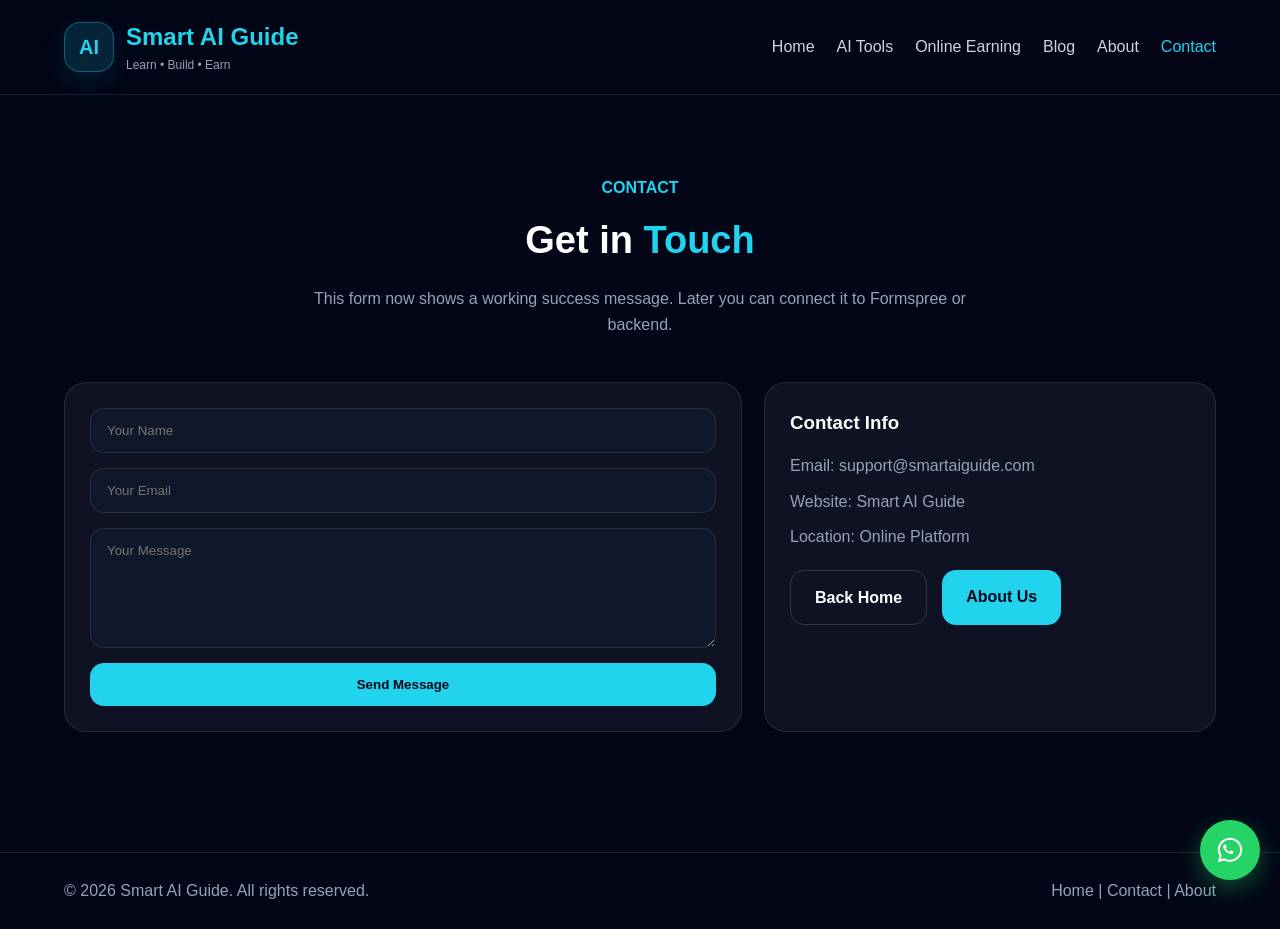
<file: contact.html>
<!DOCTYPE html>
<html lang="en">
<head>
  <meta charset="UTF-8" />
  <meta name="viewport" content="width=device-width, initial-scale=1.0" />
  <title>Smart AI Guide - Contact</title>
  <link rel="stylesheet" href="style.css" />
  <link rel="icon" type="image/png" href="favicon.png" />
  <script async src="https://www.googletagmanager.com/gtag/js?id=G-851GQDL2YZ"></script>
<script>
  window.dataLayer = window.dataLayer || [];
  function gtag(){dataLayer.push(arguments);}
  gtag('js', new Date());

  gtag('config', 'G-851GQDL2YZ');
</script>
</head>
<body>

  <header>
    <div class="container navbar">
      <div class="logo">
  <div class="logo-badge">AI</div>
  <div class="logo-text">
    <h1>Smart AI Guide</h1>
    <p>Learn • Build • Earn</p>
  </div>
</div>

      <nav class="nav-links">
        <a href="index.html">Home</a>
        <a href="ai-tools.html">AI Tools</a>
        <a href="online-earning.html">Online Earning</a>
        <a href="blog.html">Blog</a>
        <a href="about.html">About</a>
        <a href="contact.html" class="active">Contact</a>
      </nav>
    </div>
  </header>

  <section class="section">
    <div class="container">
      <div class="section-title">
        <p>CONTACT</p>
        <h2>Get in <span>Touch</span></h2>
        <div class="sub">
          This form now shows a working success message. Later you can connect it to Formspree or backend.
        </div>
      </div>

      <div class="cards" style="grid-template-columns: 1.2fr 0.8fr;">
        <div class="contact-box">
          <form id="contactForm">
            <input type="text" id="name" placeholder="Your Name" required />
            <input type="email" id="email" placeholder="Your Email" required />
            <textarea id="message" rows="6" placeholder="Your Message" required></textarea>
            <button type="submit" class="btn btn-primary">Send Message</button>
            <p id="successMessage" style="display:none; color:#34d399; margin-top:10px; font-weight:bold;">
              Message sent successfully!
            </p>
          </form>
        </div>

        <div class="info-box">
          <h3 style="margin-bottom:15px;">Contact Info</h3>
          <p style="color:#94a3b8; margin-bottom:10px;">Email: support@smartaiguide.com</p>
          <p style="color:#94a3b8; margin-bottom:10px;">Website: Smart AI Guide</p>
          <p style="color:#94a3b8; margin-bottom:20px;">Location: Online Platform</p>

          <div class="btn-group">
            <a href="index.html" class="btn btn-secondary">Back Home</a>
            <a href="about.html" class="btn btn-primary">About Us</a>
          </div>
        </div>
      </div>
    </div>
  </section>

  <footer>
    <div class="container footer-content">
      <p>© 2026 Smart AI Guide. All rights reserved.</p>
      <div>
        <a href="index.html">Home</a> |
        <a href="contact.html">Contact</a> |
        <a href="about.html">About</a>
      </div>
    </div>
  </footer>

  <script>
    const form = document.getElementById("contactForm");
    const successMessage = document.getElementById("successMessage");

    form.addEventListener("submit", function(event) {
      event.preventDefault();

      successMessage.style.display = "block";
      form.reset();

      setTimeout(() => {
        successMessage.style.display = "none";
      }, 3000);
    });
  </script>
   <a
  href="https://wa.me/919274356304?text=Hello%20Smart%20AI%20Guide"
  class="whatsapp-float"
  target="_blank"
>
  <svg viewBox="0 0 32 32">
    <path d="M19.11 17.27c-.27-.14-1.6-.79-1.85-.88-.25-.09-.43-.14-.61.14-.18.27-.7.88-.86 1.06-.16.18-.31.2-.58.07-.27-.14-1.13-.42-2.15-1.33-.8-.71-1.34-1.59-1.5-1.86-.16-.27-.02-.41.12-.54.12-.12.27-.31.41-.47.14-.16.18-.27.27-.45.09-.18.05-.34-.02-.47-.07-.14-.61-1.47-.84-2.01-.22-.53-.45-.46-.61-.46h-.52c-.18 0-.47.07-.72.34s-.95.93-.95 2.26.97 2.62 1.11 2.8c.14.18 1.9 2.9 4.61 4.06.65.28 1.16.45 1.56.58.66.21 1.26.18 1.74.11.53-.08 1.6-.65 1.83-1.28.23-.63.23-1.17.16-1.28-.07-.11-.25-.18-.52-.32zM16.03 3C8.84 3 3 8.74 3 15.82c0 2.27.61 4.49 1.77 6.44L3 29l6.96-1.81a13.1 13.1 0 0 0 6.07 1.49c7.19 0 13.03-5.74 13.03-12.82C29.06 8.74 23.22 3 16.03 3zm0 23.53c-1.93 0-3.82-.52-5.47-1.5l-.39-.23-4.13 1.07 1.1-4.02-.25-.41a10.66 10.66 0 0 1-1.64-5.63c0-5.89 4.86-10.68 10.78-10.68 5.95 0 10.79 4.79 10.79 10.68 0 5.89-4.84 10.72-10.79 10.72z"/>
  </svg>
</a>

</body>
</html>
</file>
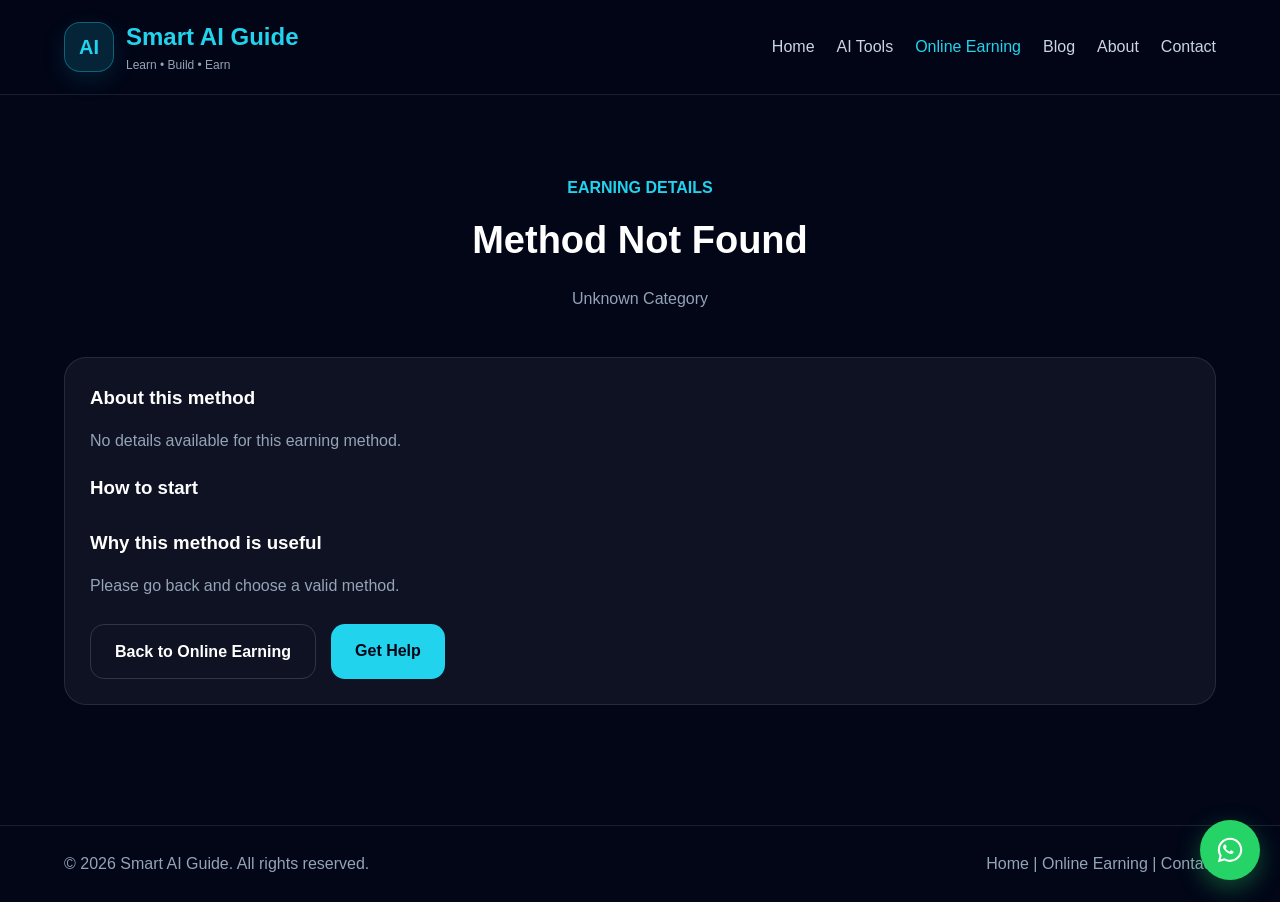
<file: earning-details.html>
<!DOCTYPE html>
<html lang="en">
<head>
  <meta charset="UTF-8" />
  <meta name="viewport" content="width=device-width, initial-scale=1.0" />
  <title>Earning Details - Smart AI Guide</title>
  <link rel="stylesheet" href="style.css" />
  <link rel="icon" type="image/png" href="favicon.png" />
  <script async src="https://www.googletagmanager.com/gtag/js?id=G-851GQDL2YZ"></script>
<script>
  window.dataLayer = window.dataLayer || [];
  function gtag(){dataLayer.push(arguments);}
  gtag('js', new Date());

  gtag('config', 'G-851GQDL2YZ');
</script>
</head>
<body>

  <header>
    <div class="container navbar">
      
      
      <div class="logo">
  <div class="logo-badge">AI</div>
  <div class="logo-text">
    <h1>Smart AI Guide</h1>
    <p>Learn • Build • Earn</p>
  </div>
</div>

      <nav class="nav-links">
        <a href="index.html">Home</a>
        <a href="ai-tools.html">AI Tools</a>
        <a href="online-earning.html" class="active">Online Earning</a>
        <a href="blog.html">Blog</a>
        <a href="about.html">About</a>
        <a href="contact.html">Contact</a>
      </nav>
    </div>
  </header>

  <section class="section">
    <div class="container">
      <div class="section-title">
        <p>EARNING DETAILS</p>
        <h2 id="methodTitle">Online Earning Method</h2>
        <div class="sub" id="methodCategory">Category</div>
      </div>

      <div class="contact-box">
        <h3 style="margin-bottom:15px;">About this method</h3>
        <p id="methodDescription" style="color:#94a3b8; margin-bottom:20px;">
          Method description will appear here.
        </p>

        <h3 style="margin-bottom:15px;">How to start</h3>
        <ul id="methodSteps" style="color:#94a3b8; margin-left:20px; margin-bottom:25px;"></ul>

        <h3 style="margin-bottom:15px;">Why this method is useful</h3>
        <p id="methodWhy" style="color:#94a3b8; margin-bottom:25px;">
          Method benefits will appear here.
        </p>

        <div class="btn-group">
          <a href="online-earning.html" class="btn btn-secondary">Back to Online Earning</a>
          <a href="contact.html" class="btn btn-primary">Get Help</a>
        </div>
      </div>
    </div>
  </section>

  <footer>
    <div class="container footer-content">
      <p>© 2026 Smart AI Guide. All rights reserved.</p>
      <div>
        <a href="index.html">Home</a> |
        <a href="online-earning.html">Online Earning</a> |
        <a href="contact.html">Contact</a>
      </div>
    </div>
  </footer>

  <script>
    const methodData = {
      freelancing: {
        title: "Freelancing",
        category: "Service Based Income",
        description: "Freelancing means offering your skills like writing, design, coding, editing, or digital support to clients online.",
        why: "It is one of the fastest ways to start earning online because you can directly sell your skill.",
        steps: [
          "Choose one skill",
          "Practice with sample work",
          "Make a small portfolio",
          "Create accounts on freelance platforms",
          "Apply for beginner projects"
        ]
      },
      affiliate: {
        title: "Affiliate Marketing",
        category: "Commission Based Income",
        description: "Affiliate marketing means promoting useful products or tools and earning commission when someone buys through your link.",
        why: "It can grow into passive income if you have traffic, audience, or content.",
        steps: [
          "Choose a niche",
          "Select products to promote",
          "Get affiliate links",
          "Create content around products",
          "Share links through website or social media"
        ]
      },
      "digital-products": {
        title: "Digital Products",
        category: "Product Based Income",
        description: "Digital products include ebooks, templates, prompt packs, notes, and downloadable learning resources.",
        why: "You can create once and sell many times, which makes it scalable.",
        steps: [
          "Choose one product idea",
          "Create useful digital file",
          "Design it properly",
          "Upload to website or platform",
          "Promote it online"
        ]
      },
      "ai-services": {
        title: "AI Services",
        category: "AI Powered Income",
        description: "AI services include content writing, captions, prompts, ideas, social media content, and business support using AI tools.",
        why: "It helps beginners work faster and offer more value with less time.",
        steps: [
          "Pick one service",
          "Use AI tools to improve speed",
          "Make sample client work",
          "Show portfolio online",
          "Start taking orders"
        ]
      }
    };

    const params = new URLSearchParams(window.location.search);
    const methodKey = params.get("method");

    const methodTitle = document.getElementById("methodTitle");
    const methodCategory = document.getElementById("methodCategory");
    const methodDescription = document.getElementById("methodDescription");
    const methodSteps = document.getElementById("methodSteps");
    const methodWhy = document.getElementById("methodWhy");

    if (methodKey && methodData[methodKey]) {
      const method = methodData[methodKey];

      methodTitle.textContent = method.title;
      methodCategory.textContent = method.category;
      methodDescription.textContent = method.description;
      methodWhy.textContent = method.why;

      method.steps.forEach(step => {
        const li = document.createElement("li");
        li.textContent = step;
        li.style.marginBottom = "8px";
        methodSteps.appendChild(li);
      });
    } else {
      methodTitle.textContent = "Method Not Found";
      methodCategory.textContent = "Unknown Category";
      methodDescription.textContent = "No details available for this earning method.";
      methodWhy.textContent = "Please go back and choose a valid method.";
    }
  </script>
  
   <a
  href="https://wa.me/919274356304?text=Hello%20Smart%20AI%20Guide"
  class="whatsapp-float"
  target="_blank"
>
  <svg viewBox="0 0 32 32">
    <path d="M19.11 17.27c-.27-.14-1.6-.79-1.85-.88-.25-.09-.43-.14-.61.14-.18.27-.7.88-.86 1.06-.16.18-.31.2-.58.07-.27-.14-1.13-.42-2.15-1.33-.8-.71-1.34-1.59-1.5-1.86-.16-.27-.02-.41.12-.54.12-.12.27-.31.41-.47.14-.16.18-.27.27-.45.09-.18.05-.34-.02-.47-.07-.14-.61-1.47-.84-2.01-.22-.53-.45-.46-.61-.46h-.52c-.18 0-.47.07-.72.34s-.95.93-.95 2.26.97 2.62 1.11 2.8c.14.18 1.9 2.9 4.61 4.06.65.28 1.16.45 1.56.58.66.21 1.26.18 1.74.11.53-.08 1.6-.65 1.83-1.28.23-.63.23-1.17.16-1.28-.07-.11-.25-.18-.52-.32zM16.03 3C8.84 3 3 8.74 3 15.82c0 2.27.61 4.49 1.77 6.44L3 29l6.96-1.81a13.1 13.1 0 0 0 6.07 1.49c7.19 0 13.03-5.74 13.03-12.82C29.06 8.74 23.22 3 16.03 3zm0 23.53c-1.93 0-3.82-.52-5.47-1.5l-.39-.23-4.13 1.07 1.1-4.02-.25-.41a10.66 10.66 0 0 1-1.64-5.63c0-5.89 4.86-10.68 10.78-10.68 5.95 0 10.79 4.79 10.79 10.68 0 5.89-4.84 10.72-10.79 10.72z"/>
  </svg>
</a>

</body>
</html>
</file>
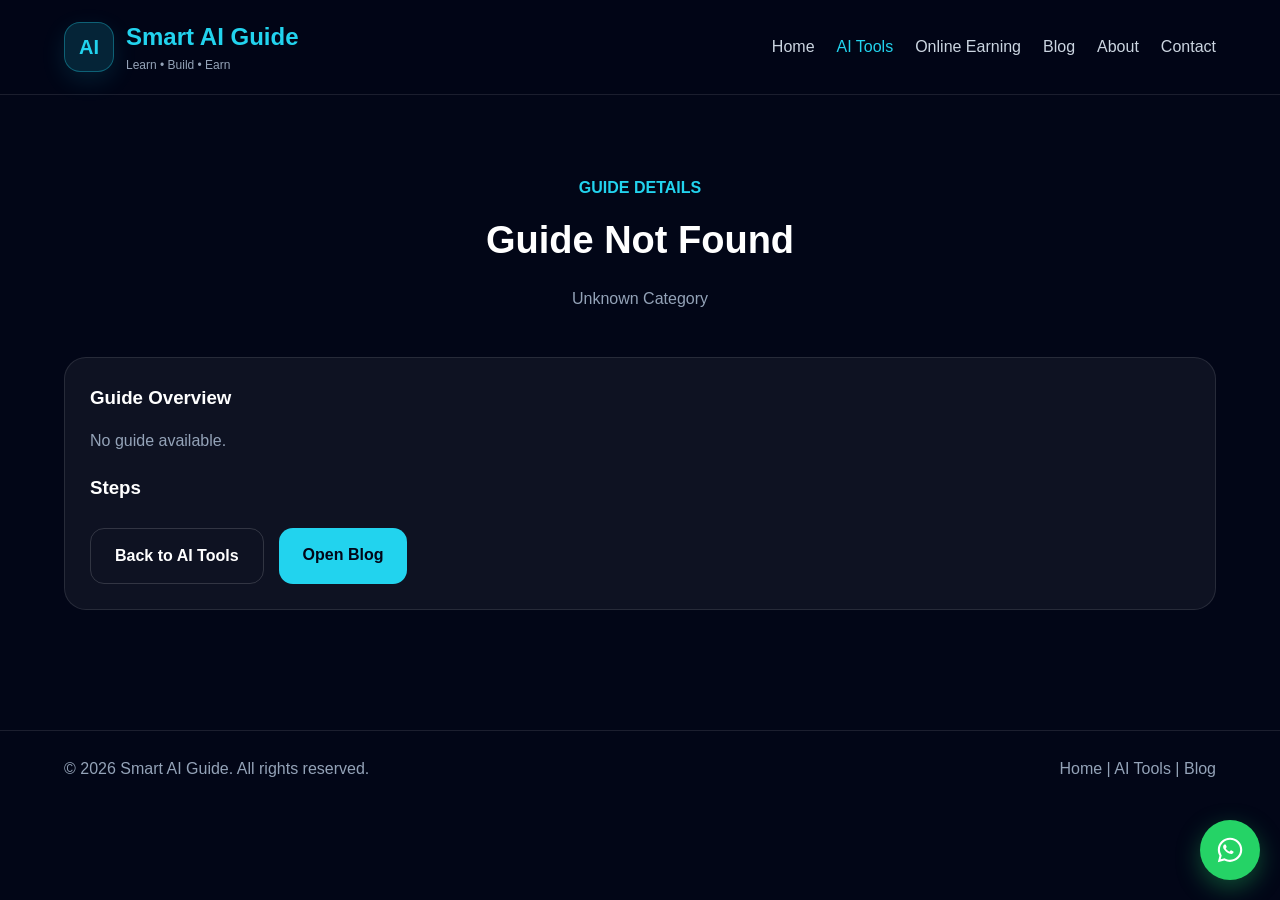
<file: guide-details.html>
<!DOCTYPE html>
<html lang="en">
<head>
  <meta charset="UTF-8" />
  <meta name="viewport" content="width=device-width, initial-scale=1.0" />
  <title>Guide Details - Smart AI Guide</title>
  <link rel="stylesheet" href="style.css" />
  <link rel="icon" type="image/png" href="favicon.png" />
  <script async src="https://www.googletagmanager.com/gtag/js?id=G-851GQDL2YZ"></script>
<script>
  window.dataLayer = window.dataLayer || [];
  function gtag(){dataLayer.push(arguments);}
  gtag('js', new Date());

  gtag('config', 'G-851GQDL2YZ');
</script>
</head>
<body>

  <header>
    <div class="container navbar">
      <div class="logo">
  <div class="logo-badge">AI</div>
  <div class="logo-text">
    <h1>Smart AI Guide</h1>
    <p>Learn • Build • Earn</p>
  </div>
</div>

      <nav class="nav-links">
        <a href="index.html">Home</a>
        <a href="ai-tools.html" class="active">AI Tools</a>
        <a href="online-earning.html">Online Earning</a>
        <a href="blog.html">Blog</a>
        <a href="about.html">About</a>
        <a href="contact.html">Contact</a>
      </nav>
    </div>
  </header>

  <section class="section">
    <div class="container">
      <div class="section-title">
        <p>GUIDE DETAILS</p>
        <h2 id="guideTitle">Guide Title</h2>
        <div class="sub" id="guideCategory">Guide Category</div>
      </div>

      <div class="contact-box">
        <h3 style="margin-bottom:15px;">Guide Overview</h3>
        <p id="guideDescription" style="color:#94a3b8; margin-bottom:20px;">
          Guide description will appear here.
        </p>

        <h3 style="margin-bottom:15px;">Steps</h3>
        <ul id="guideSteps" style="color:#94a3b8; margin-left:20px; margin-bottom:25px;"></ul>

        <div class="btn-group">
          <a href="ai-tools.html" class="btn btn-secondary">Back to AI Tools</a>
          <a href="blog.html" class="btn btn-primary">Open Blog</a>
        </div>
      </div>
    </div>
  </section>

  <footer>
    <div class="container footer-content">
      <p>© 2026 Smart AI Guide. All rights reserved.</p>
      <div>
        <a href="index.html">Home</a> |
        <a href="ai-tools.html">AI Tools</a> |
        <a href="blog.html">Blog</a>
      </div>
    </div>
  </footer>

  <script>
    const guideData = {
      chatgpt: {
        title: "ChatGPT Guide",
        category: "Writing & Ideas",
        description: "Learn how to use ChatGPT for writing, study help, brainstorming, and daily productivity.",
        steps: [
          "Open ChatGPT",
          "Write a clear prompt",
          "Ask for summary or explanation",
          "Improve the answer with follow-up prompts",
          "Use results for study, content, or ideas"
        ]
      },
      canva: {
        title: "Canva AI Guide",
        category: "Design",
        description: "Learn how to use Canva AI for social media posts, thumbnails, presentations, and visuals.",
        steps: [
          "Open Canva",
          "Choose design type",
          "Use AI tools for text or image help",
          "Edit colors, fonts, and layout",
          "Download final design"
        ]
      },
      gemini: {
        title: "Gemini Guide",
        category: "Research",
        description: "Learn how to use Gemini for research, topic understanding, and quick idea generation.",
        steps: [
          "Open Gemini",
          "Ask a clear topic question",
          "Request summary or explanation",
          "Refine with follow-up questions",
          "Use output for project or learning"
        ]
      },
      copilot: {
        title: "GitHub Copilot Guide",
        category: "Coding",
        description: "Learn how to use GitHub Copilot for coding suggestions and faster programming work.",
        steps: [
          "Install Copilot in editor",
          "Open your code file",
          "Start typing code",
          "Accept helpful suggestions",
          "Test and improve the result"
        ]
      },
      notion: {
        title: "Notion AI Guide",
        category: "Productivity",
        description: "Learn how to use Notion AI for notes, summaries, planning, and workflow management.",
        steps: [
          "Open Notion workspace",
          "Create a page or note",
          "Use AI for summary or writing",
          "Organize tasks and ideas",
          "Track daily workflow"
        ]
      },
      grammarly: {
        title: "Grammarly Guide",
        category: "Writing Help",
        description: "Learn how to use Grammarly to improve grammar, clarity, and professional writing.",
        steps: [
          "Open Grammarly",
          "Paste or type your text",
          "Review suggestions",
          "Fix grammar and tone",
          "Use final clean version"
        ]
      }
    };

    const params = new URLSearchParams(window.location.search);
    const guideKey = params.get("guide");

    const guideTitle = document.getElementById("guideTitle");
    const guideCategory = document.getElementById("guideCategory");
    const guideDescription = document.getElementById("guideDescription");
    const guideSteps = document.getElementById("guideSteps");

    if (guideKey && guideData[guideKey]) {
      const guide = guideData[guideKey];

      guideTitle.textContent = guide.title;
      guideCategory.textContent = guide.category;
      guideDescription.textContent = guide.description;

      guide.steps.forEach(step => {
        const li = document.createElement("li");
        li.textContent = step;
        li.style.marginBottom = "8px";
        guideSteps.appendChild(li);
      });
    } else {
      guideTitle.textContent = "Guide Not Found";
      guideCategory.textContent = "Unknown Category";
      guideDescription.textContent = "No guide available.";
    }
  </script>
   <a
  href="https://wa.me/919274356304?text=Hello%20Smart%20AI%20Guide"
  class="whatsapp-float"
  target="_blank"
>
  <svg viewBox="0 0 32 32">
    <path d="M19.11 17.27c-.27-.14-1.6-.79-1.85-.88-.25-.09-.43-.14-.61.14-.18.27-.7.88-.86 1.06-.16.18-.31.2-.58.07-.27-.14-1.13-.42-2.15-1.33-.8-.71-1.34-1.59-1.5-1.86-.16-.27-.02-.41.12-.54.12-.12.27-.31.41-.47.14-.16.18-.27.27-.45.09-.18.05-.34-.02-.47-.07-.14-.61-1.47-.84-2.01-.22-.53-.45-.46-.61-.46h-.52c-.18 0-.47.07-.72.34s-.95.93-.95 2.26.97 2.62 1.11 2.8c.14.18 1.9 2.9 4.61 4.06.65.28 1.16.45 1.56.58.66.21 1.26.18 1.74.11.53-.08 1.6-.65 1.83-1.28.23-.63.23-1.17.16-1.28-.07-.11-.25-.18-.52-.32zM16.03 3C8.84 3 3 8.74 3 15.82c0 2.27.61 4.49 1.77 6.44L3 29l6.96-1.81a13.1 13.1 0 0 0 6.07 1.49c7.19 0 13.03-5.74 13.03-12.82C29.06 8.74 23.22 3 16.03 3zm0 23.53c-1.93 0-3.82-.52-5.47-1.5l-.39-.23-4.13 1.07 1.1-4.02-.25-.41a10.66 10.66 0 0 1-1.64-5.63c0-5.89 4.86-10.68 10.78-10.68 5.95 0 10.79 4.79 10.79 10.68 0 5.89-4.84 10.72-10.79 10.72z"/>
  </svg>
</a>

</body>
</html>
</file>
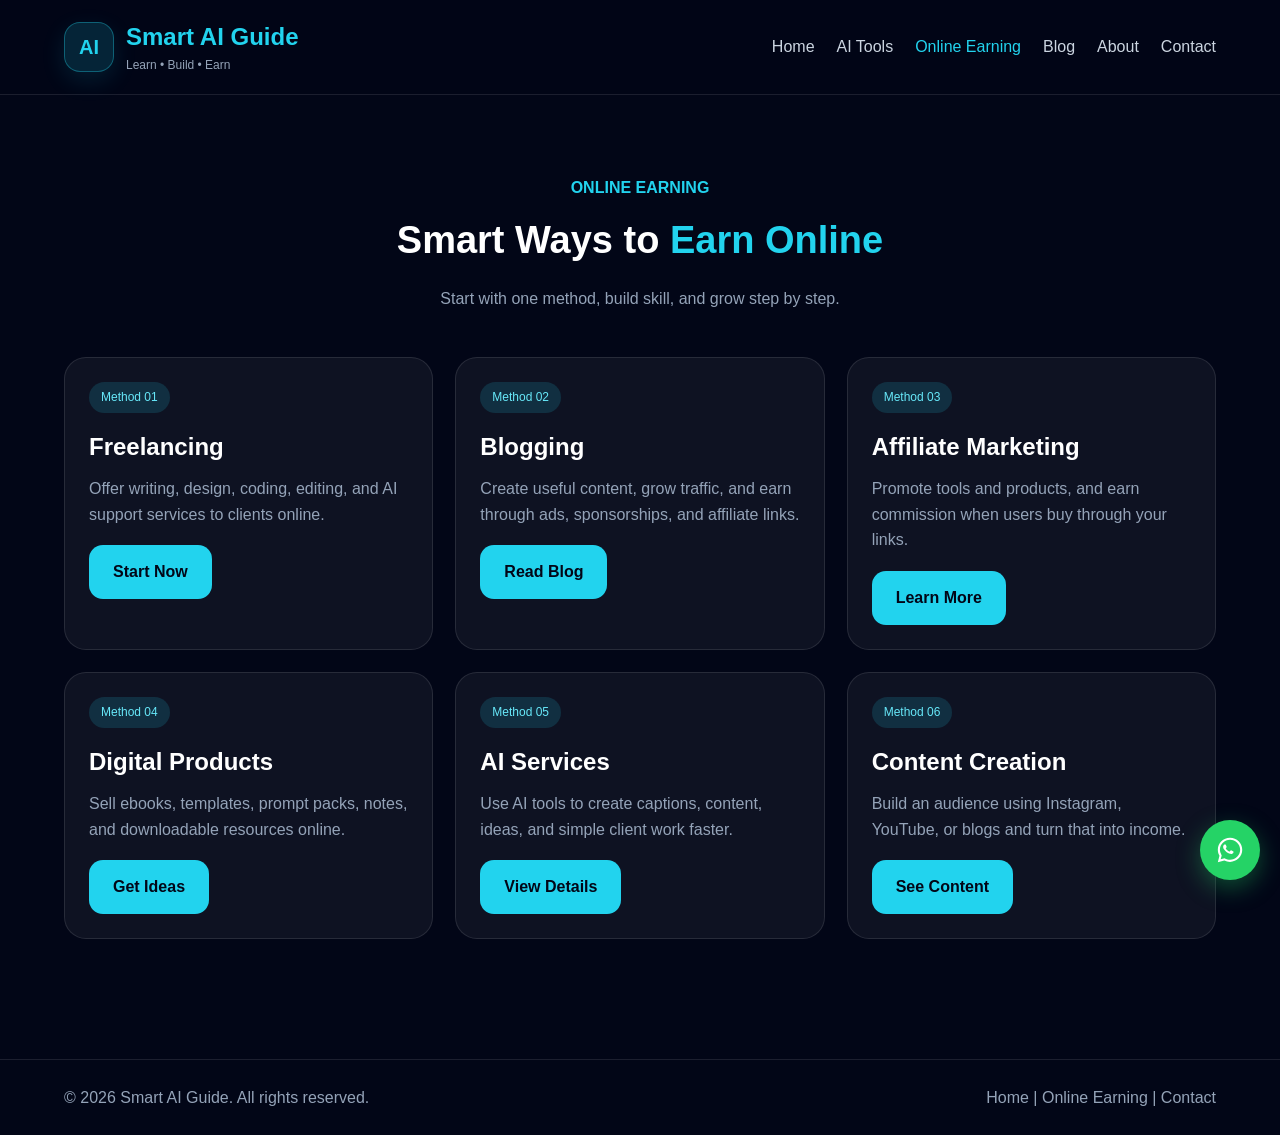
<file: online-earning.html>
<!DOCTYPE html>
<html lang="en">
<head>
  <meta charset="UTF-8" />
  <meta name="viewport" content="width=device-width, initial-scale=1.0" />
  <title>Smart AI Guide - Online Earning</title>
  <link rel="stylesheet" href="style.css" />
  <link rel="icon" type="image/png" href="favicon.png" />
  <script async src="https://www.googletagmanager.com/gtag/js?id=G-851GQDL2YZ"></script>
<script>
  window.dataLayer = window.dataLayer || [];
  function gtag(){dataLayer.push(arguments);}
  gtag('js', new Date());

  gtag('config', 'G-851GQDL2YZ');
</script>
</head>
<body>

  <header>
  <div class="container navbar">
   <div class="logo">
  <div class="logo-badge">AI</div>
  <div class="logo-text">
    <h1>Smart AI Guide</h1>
    <p>Learn • Build • Earn</p>
  </div>
</div>

      <nav class="nav-links">
        <a href="index.html">Home</a>
        <a href="ai-tools.html">AI Tools</a>
        <a href="online-earning.html" class="active">Online Earning</a>
        <a href="blog.html">Blog</a>
        <a href="about.html">About</a>
        <a href="contact.html">Contact</a>
      </nav>
    </div>
  </header>

  <section class="section">
    <div class="container">
      <div class="section-title">
        <p>ONLINE EARNING</p>
        <h2>Smart Ways to <span>Earn Online</span></h2>
        <div class="sub">
          Start with one method, build skill, and grow step by step.
        </div>
      </div>

      <div class="cards">

        <div class="card">
          <div class="tag">Method 01</div>
          <h3>Freelancing</h3>
          <p>Offer writing, design, coding, editing, and AI support services to clients online.</p>
          <div class="card-btns">
            <a href="earning-details.html?method=freelancing" class="btn btn-primary">Start Now</a>
          </div>
        </div>

        <div class="card">
          <div class="tag">Method 02</div>
          <h3>Blogging</h3>
          <p>Create useful content, grow traffic, and earn through ads, sponsorships, and affiliate links.</p>
          <div class="card-btns">
            <a href="blog-details.html?post=blogging" class="btn btn-primary">Read Blog</a>
          </div>
        </div>

        <div class="card">
          <div class="tag">Method 03</div>
          <h3>Affiliate Marketing</h3>
          <p>Promote tools and products, and earn commission when users buy through your links.</p>
          <div class="card-btns">
            <a href="earning-details.html?method=affiliate" class="btn btn-primary">Learn More</a>
          </div>
        </div>

        <div class="card">
          <div class="tag">Method 04</div>
          <h3>Digital Products</h3>
          <p>Sell ebooks, templates, prompt packs, notes, and downloadable resources online.</p>
          <div class="card-btns">
            <a href="earning-details.html?method=digital-products" class="btn btn-primary">Get Ideas</a>
          </div>
        </div>

        <div class="card">
          <div class="tag">Method 05</div>
          <h3>AI Services</h3>
          <p>Use AI tools to create captions, content, ideas, and simple client work faster.</p>
          <div class="card-btns">
            <a href="earning-details.html?method=ai-services" class="btn btn-primary">View Details</a>
          </div>
        </div>

        <div class="card">
          <div class="tag">Method 06</div>
          <h3>Content Creation</h3>
          <p>Build an audience using Instagram, YouTube, or blogs and turn that into income.</p>
          <div class="card-btns">
            <a href="blog-details.html?post=content-creation" class="btn btn-primary">See Content</a>
          </div>
        </div>

      </div>
    </div>
  </section>

  <footer>
    <div class="container footer-content">
      <p>© 2026 Smart AI Guide. All rights reserved.</p>
      <div>
        <a href="index.html">Home</a> |
        <a href="online-earning.html">Online Earning</a> |
        <a href="contact.html">Contact</a>
      </div>
    </div>
  </footer>
   <a
  href="https://wa.me/919274356304?text=Hello%20Smart%20AI%20Guide"
  class="whatsapp-float"
  target="_blank"
>
  <svg viewBox="0 0 32 32">
    <path d="M19.11 17.27c-.27-.14-1.6-.79-1.85-.88-.25-.09-.43-.14-.61.14-.18.27-.7.88-.86 1.06-.16.18-.31.2-.58.07-.27-.14-1.13-.42-2.15-1.33-.8-.71-1.34-1.59-1.5-1.86-.16-.27-.02-.41.12-.54.12-.12.27-.31.41-.47.14-.16.18-.27.27-.45.09-.18.05-.34-.02-.47-.07-.14-.61-1.47-.84-2.01-.22-.53-.45-.46-.61-.46h-.52c-.18 0-.47.07-.72.34s-.95.93-.95 2.26.97 2.62 1.11 2.8c.14.18 1.9 2.9 4.61 4.06.65.28 1.16.45 1.56.58.66.21 1.26.18 1.74.11.53-.08 1.6-.65 1.83-1.28.23-.63.23-1.17.16-1.28-.07-.11-.25-.18-.52-.32zM16.03 3C8.84 3 3 8.74 3 15.82c0 2.27.61 4.49 1.77 6.44L3 29l6.96-1.81a13.1 13.1 0 0 0 6.07 1.49c7.19 0 13.03-5.74 13.03-12.82C29.06 8.74 23.22 3 16.03 3zm0 23.53c-1.93 0-3.82-.52-5.47-1.5l-.39-.23-4.13 1.07 1.1-4.02-.25-.41a10.66 10.66 0 0 1-1.64-5.63c0-5.89 4.86-10.68 10.78-10.68 5.95 0 10.79 4.79 10.79 10.68 0 5.89-4.84 10.72-10.79 10.72z"/>
  </svg>
</a>

</body>
</html>
</file>
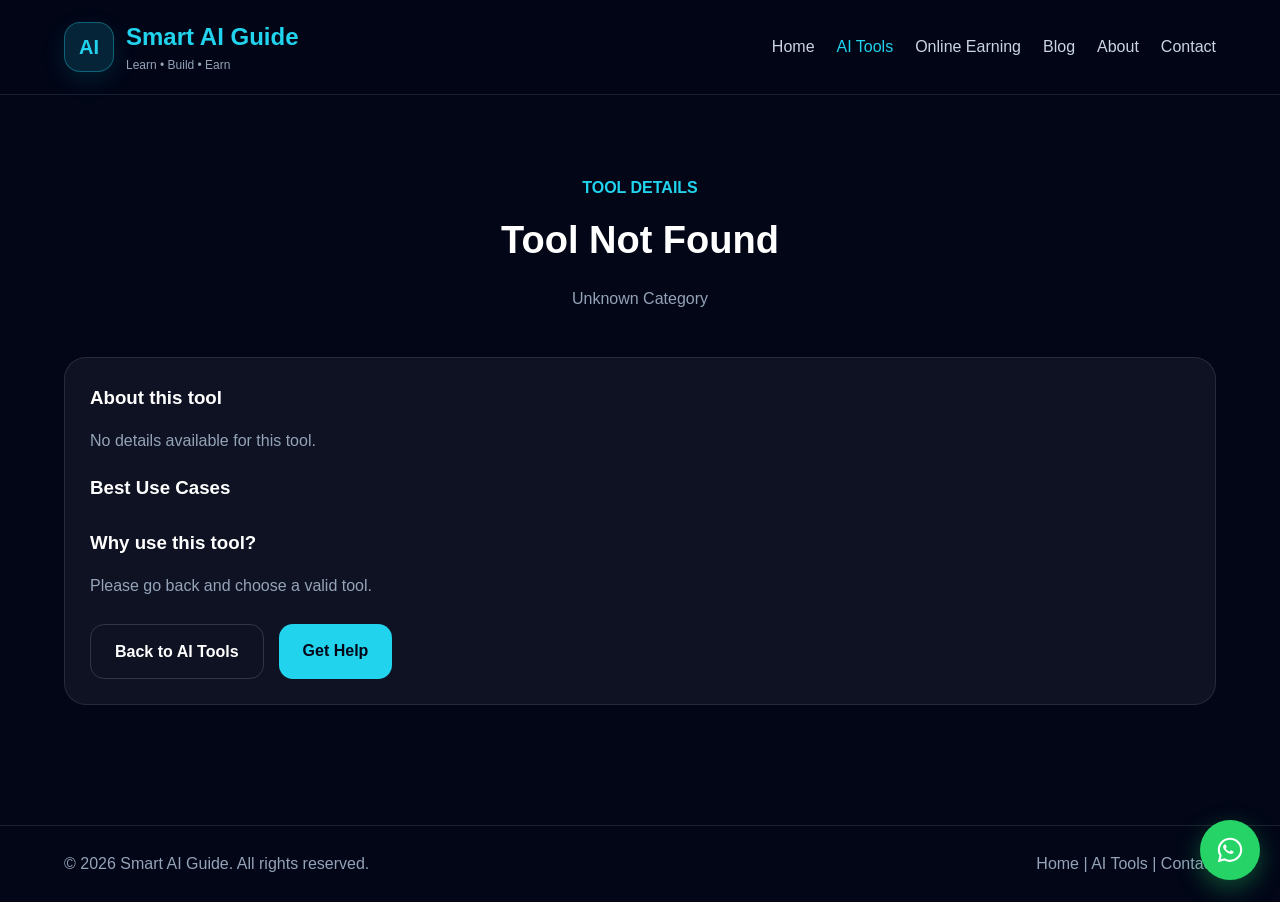
<file: tool-details.html>
<!DOCTYPE html>
<html lang="en">
<head>
  <meta charset="UTF-8" />
  <meta name="viewport" content="width=device-width, initial-scale=1.0" />
  <title>Tool Details - Smart AI Guide</title>
  <link rel="stylesheet" href="style.css" />
  <link rel="icon" type="image/png" href="favicon.png" />
  <script async src="https://www.googletagmanager.com/gtag/js?id=G-851GQDL2YZ"></script>
<script>
  window.dataLayer = window.dataLayer || [];
  function gtag(){dataLayer.push(arguments);}
  gtag('js', new Date());

  gtag('config', 'G-851GQDL2YZ');
</script>
</head>
<body>

  <header>
    <div class="container navbar">
      <div class="logo">
  <div class="logo-badge">AI</div>
  <div class="logo-text">
    <h1>Smart AI Guide</h1>
    <p>Learn • Build • Earn</p>
  </div>
</div>

      <nav class="nav-links">
        <a href="index.html">Home</a>
        <a href="ai-tools.html" class="active">AI Tools</a>
        <a href="online-earning.html">Online Earning</a>
        <a href="blog.html">Blog</a>
        <a href="about.html">About</a>
        <a href="contact.html">Contact</a>
      </nav>
    </div>
  </header>

  <section class="section">
    <div class="container">
      <div class="section-title">
        <p>TOOL DETAILS</p>
        <h2 id="toolTitle">AI Tool Details</h2>
        <div class="sub" id="toolCategory">Category</div>
      </div>

      <div class="contact-box">
        <h3 style="margin-bottom:15px;">About this tool</h3>
        <p id="toolDescription" style="color:#94a3b8; margin-bottom:20px;">
          Tool description will appear here.
        </p>

        <h3 style="margin-bottom:15px;">Best Use Cases</h3>
        <ul id="toolUses" style="color:#94a3b8; margin-left:20px; margin-bottom:25px;"></ul>

        <h3 style="margin-bottom:15px;">Why use this tool?</h3>
        <p id="toolWhy" style="color:#94a3b8; margin-bottom:25px;">
          Tool benefits will appear here.
        </p>

        <div class="btn-group">
          <a href="ai-tools.html" class="btn btn-secondary">Back to AI Tools</a>
          <a href="contact.html" class="btn btn-primary">Get Help</a>
        </div>
      </div>
    </div>
  </section>

  <footer>
    <div class="container footer-content">
      <p>© 2026 Smart AI Guide. All rights reserved.</p>
      <div>
        <a href="index.html">Home</a> |
        <a href="ai-tools.html">AI Tools</a> |
        <a href="contact.html">Contact</a>
      </div>
    </div>
  </footer>

  <script>
    const toolsData = {
      chatgpt: {
        title: "ChatGPT",
        category: "Writing & Ideas",
        description: "ChatGPT is useful for writing, brainstorming, summaries, study help, coding help, and question answering.",
        why: "It saves time, improves idea generation, and helps users learn or work faster.",
        uses: [
          "Content writing",
          "Blog ideas",
          "Study explanations",
          "Code help",
          "Business ideas"
        ]
      },
      canva: {
        title: "Canva AI",
        category: "Design",
        description: "Canva AI helps create social media posts, thumbnails, presentations, logos, and design content quickly.",
        why: "It makes design easy for beginners and saves time in creating visual content.",
        uses: [
          "Instagram posts",
          "Presentation design",
          "Thumbnail making",
          "Logo design",
          "Poster creation"
        ]
      },
      gemini: {
        title: "Gemini",
        category: "Research",
        description: "Gemini is useful for research, topic understanding, idea generation, and fast information support.",
        why: "It helps users understand topics quickly and improves research productivity.",
        uses: [
          "Research work",
          "Topic ideas",
          "Quick learning",
          "Project support",
          "Question solving"
        ]
      },
      copilot: {
        title: "GitHub Copilot",
        category: "Coding",
        description: "GitHub Copilot helps developers write code faster with suggestions and smart programming support.",
        why: "It improves coding speed and helps developers reduce repetitive work.",
        uses: [
          "Code suggestions",
          "Bug fixing help",
          "Project coding",
          "Learning programming",
          "Developer productivity"
        ]
      },
      notion: {
        title: "Notion AI",
        category: "Productivity",
        description: "Notion AI helps with summaries, notes, planning, organization, and better workflow management.",
        why: "It keeps work organized and helps users manage tasks and ideas efficiently.",
        uses: [
          "Task planning",
          "Notes summary",
          "Idea organization",
          "Daily workflow",
          "Project planning"
        ]
      },
      grammarly: {
        title: "Grammarly",
        category: "Writing Help",
        description: "Grammarly improves grammar, spelling, sentence clarity, tone, and professional writing quality.",
        why: "It helps create clean, correct, and professional writing with less effort.",
        uses: [
          "Grammar correction",
          "Email writing",
          "Professional writing",
          "Sentence improvement",
          "Clarity enhancement"
        ]
      }
    };

    const params = new URLSearchParams(window.location.search);
    const toolKey = params.get("tool");

    const toolTitle = document.getElementById("toolTitle");
    const toolCategory = document.getElementById("toolCategory");
    const toolDescription = document.getElementById("toolDescription");
    const toolUses = document.getElementById("toolUses");
    const toolWhy = document.getElementById("toolWhy");

    if (toolKey && toolsData[toolKey]) {
      const tool = toolsData[toolKey];

      toolTitle.textContent = tool.title;
      toolCategory.textContent = tool.category;
      toolDescription.textContent = tool.description;
      toolWhy.textContent = tool.why;

      tool.uses.forEach(use => {
        const li = document.createElement("li");
        li.textContent = use;
        li.style.marginBottom = "8px";
        toolUses.appendChild(li);
      });
    } else {
      toolTitle.textContent = "Tool Not Found";
      toolCategory.textContent = "Unknown Category";
      toolDescription.textContent = "No details available for this tool.";
      toolWhy.textContent = "Please go back and choose a valid tool.";
    }
  </script>
   <a
  href="https://wa.me/919274356304?text=Hello%20Smart%20AI%20Guide"
  class="whatsapp-float"
  target="_blank"
>
  <svg viewBox="0 0 32 32">
    <path d="M19.11 17.27c-.27-.14-1.6-.79-1.85-.88-.25-.09-.43-.14-.61.14-.18.27-.7.88-.86 1.06-.16.18-.31.2-.58.07-.27-.14-1.13-.42-2.15-1.33-.8-.71-1.34-1.59-1.5-1.86-.16-.27-.02-.41.12-.54.12-.12.27-.31.41-.47.14-.16.18-.27.27-.45.09-.18.05-.34-.02-.47-.07-.14-.61-1.47-.84-2.01-.22-.53-.45-.46-.61-.46h-.52c-.18 0-.47.07-.72.34s-.95.93-.95 2.26.97 2.62 1.11 2.8c.14.18 1.9 2.9 4.61 4.06.65.28 1.16.45 1.56.58.66.21 1.26.18 1.74.11.53-.08 1.6-.65 1.83-1.28.23-.63.23-1.17.16-1.28-.07-.11-.25-.18-.52-.32zM16.03 3C8.84 3 3 8.74 3 15.82c0 2.27.61 4.49 1.77 6.44L3 29l6.96-1.81a13.1 13.1 0 0 0 6.07 1.49c7.19 0 13.03-5.74 13.03-12.82C29.06 8.74 23.22 3 16.03 3zm0 23.53c-1.93 0-3.82-.52-5.47-1.5l-.39-.23-4.13 1.07 1.1-4.02-.25-.41a10.66 10.66 0 0 1-1.64-5.63c0-5.89 4.86-10.68 10.78-10.68 5.95 0 10.79 4.79 10.79 10.68 0 5.89-4.84 10.72-10.79 10.72z"/>
  </svg>
</a>

</body>
</html>
</file>
<file: style.css>
* {
  margin: 0;
  padding: 0;
  box-sizing: border-box;
  font-family: Arial, sans-serif;
}

body {
  background: #020617;
  color: white;
  line-height: 1.6;
}

html {
  scroll-behavior: smooth;
}

a {
  text-decoration: none;
  color: inherit;
}

.container {
  width: 90%;
  max-width: 1200px;
  margin: auto;
}

header {
  position: sticky;
  top: 0;
  z-index: 1000;
  background: rgba(2, 6, 23, 0.9);
  border-bottom: 1px solid rgba(255,255,255,0.1);
  backdrop-filter: blur(10px);
}

.navbar {
  display: flex;
  justify-content: space-between;
  align-items: center;
  padding: 18px 0;
}

.logo h1 {
  font-size: 24px;
  color: #22d3ee;
}

.logo p {
  font-size: 12px;
  color: #94a3b8;
}

.nav-links {
  display: flex;
  gap: 22px;
  flex-wrap: wrap;
}

.nav-links a {
  color: #cbd5e1;
  transition: 0.3s;
}

.nav-links a:hover,
.nav-links a.active {
  color: #22d3ee;
}

.hero {
  padding: 80px 0;
}

.hero-grid {
  display: grid;
  grid-template-columns: 1fr 1fr;
  gap: 40px;
  align-items: center;
}

.badge {
  display: inline-block;
  padding: 10px 16px;
  border-radius: 999px;
  background: rgba(255,255,255,0.05);
  border: 1px solid rgba(255,255,255,0.1);
  color: #67e8f9;
  font-size: 14px;
  margin-bottom: 20px;
}

.hero h2 {
  font-size: 52px;
  line-height: 1.2;
  margin-bottom: 20px;
}

.hero h2 span {
  color: #22d3ee;
}

.hero p {
  color: #cbd5e1;
  font-size: 18px;
  margin-bottom: 30px;
}

.btn-group {
  display: flex;
  gap: 15px;
  flex-wrap: wrap;
}

.btn {
  display: inline-block;
  padding: 14px 24px;
  border-radius: 14px;
  font-weight: bold;
  transition: 0.3s;
  border: none;
  cursor: pointer;
}

.btn-primary {
  background: #22d3ee;
  color: #020617;
}

.btn-primary:hover {
  transform: scale(1.05);
}

.btn-secondary {
  border: 1px solid rgba(255,255,255,0.15);
  color: white;
  background: transparent;
}

.btn-secondary:hover {
  background: rgba(255,255,255,0.05);
}

.hero-card {
  background: rgba(255,255,255,0.05);
  border: 1px solid rgba(255,255,255,0.1);
  border-radius: 24px;
  padding: 25px;
}

.hero-card-grid {
  display: grid;
  grid-template-columns: 1fr 1fr;
  gap: 15px;
}

.mini-card {
  background: #0f172a;
  border: 1px solid rgba(255,255,255,0.1);
  border-radius: 18px;
  padding: 18px;
}

.mini-card p {
  color: #94a3b8;
  font-size: 14px;
}

.mini-card h3 {
  margin-top: 8px;
  font-size: 22px;
}

.section {
  padding: 80px 0;
}

.section-title {
  text-align: center;
  margin-bottom: 45px;
}

.section-title p {
  color: #22d3ee;
  font-weight: bold;
  margin-bottom: 10px;
}

.section-title h2 {
  font-size: 38px;
}

.section-title span {
  color: #22d3ee;
}

.section-title .sub {
  color: #94a3b8;
  max-width: 700px;
  margin: 15px auto 0;
}

.cards {
  display: grid;
  grid-template-columns: repeat(3, 1fr);
  gap: 22px;
}

.card {
  background: rgba(255,255,255,0.05);
  border: 1px solid rgba(255,255,255,0.1);
  border-radius: 22px;
  padding: 24px;
  transition: 0.3s;
}

.card:hover {
  transform: translateY(-5px);
  border-color: rgba(34,211,238,0.35);
}

.card .tag {
  display: inline-block;
  font-size: 12px;
  padding: 6px 12px;
  border-radius: 999px;
  background: rgba(34,211,238,0.15);
  color: #67e8f9;
  margin-bottom: 15px;
}

.card h3 {
  margin-bottom: 10px;
  font-size: 24px;
}

.card p {
  color: #94a3b8;
  margin-bottom: 18px;
}

.card .card-btns {
  display: flex;
  gap: 10px;
  flex-wrap: wrap;
}

.simple-list {
  display: grid;
  grid-template-columns: repeat(2, 1fr);
  gap: 16px;
}

.list-box {
  background: #0f172a;
  border: 1px solid rgba(255,255,255,0.1);
  border-radius: 18px;
  padding: 18px;
}

.contact-box,
.info-box {
  background: rgba(255,255,255,0.05);
  border: 1px solid rgba(255,255,255,0.1);
  border-radius: 22px;
  padding: 25px;
}

form {
  display: flex;
  flex-direction: column;
  gap: 15px;
}

input, textarea {
  width: 100%;
  padding: 14px 16px;
  background: #0f172a;
  border: 1px solid rgba(255,255,255,0.1);
  border-radius: 14px;
  color: white;
  outline: none;
}

input:focus, textarea:focus {
  border-color: #22d3ee;
}

ul li {
  margin-bottom: 8px;
}

footer {
  border-top: 1px solid rgba(255,255,255,0.1);
  margin-top: 40px;
}

.footer-content {
  padding: 25px 0;
  display: flex;
  justify-content: space-between;
  gap: 20px;
  flex-wrap: wrap;
  color: #94a3b8;
}

@media (max-width: 992px) {
  .hero-grid,
  .cards,
  .simple-list {
    grid-template-columns: 1fr;
  }

  .hero h2 {
    font-size: 40px;
  }
}

@media (max-width: 768px) {
  .navbar {
    flex-direction: column;
    gap: 15px;
  }

  .nav-links {
    flex-wrap: wrap;
    justify-content: center;
  }

  .hero h2 {
    font-size: 32px;
  }

  .section-title h2 {
    font-size: 28px;
  }
}
.logo {
  display: flex;
  align-items: center;
  gap: 12px;
}

.logo-badge {
  width: 50px;
  height: 50px;
  border-radius: 16px;
  background: rgba(34, 211, 238, 0.15);
  border: 1px solid rgba(34, 211, 238, 0.35);
  display: flex;
  align-items: center;
  justify-content: center;
  color: #22d3ee;
  font-size: 20px;
  font-weight: bold;
  box-shadow: 0 8px 24px rgba(34, 211, 238, 0.12);
}

.logo-text h1 {
  font-size: 24px;
  color: #22d3ee;
  margin: 0;
}

.logo-text p {
  font-size: 12px;
  color: #94a3b8;
  margin: 0;
}

.whatsapp-float {
  position: fixed;
  bottom: 20px;
  right: 20px;
  width: 60px;
  height: 60px;
  background: #25D366;
  color: white;
  border-radius: 50%;
  display: flex;
  align-items: center;
  justify-content: center;
  font-size: 28px;
  box-shadow: 0 8px 24px rgba(37, 211, 102, 0.35);
  z-index: 9999;
  transition: 0.3s;
}

.whatsapp-float:hover {
  transform: scale(1.08);
}

.whatsapp-float svg {
  width: 30px;
  height: 30px;
  fill: white;
}
</file>
